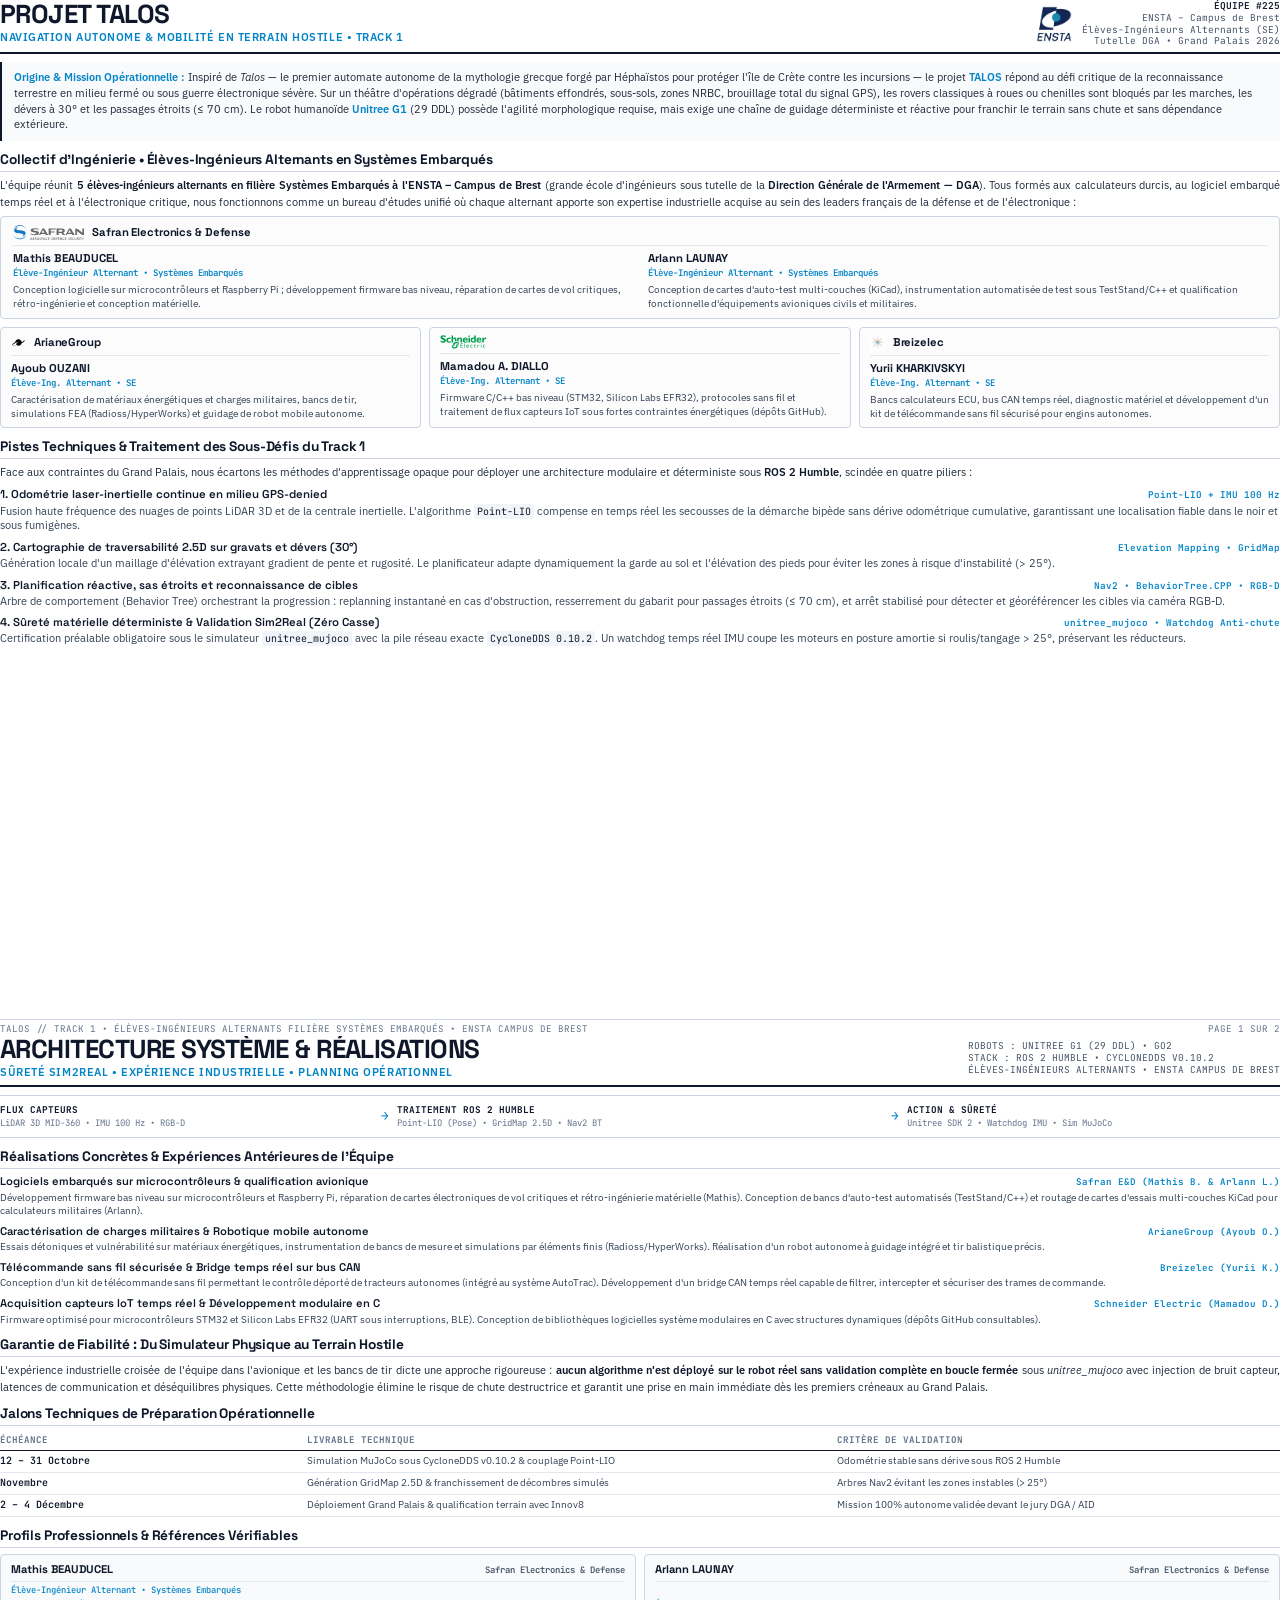
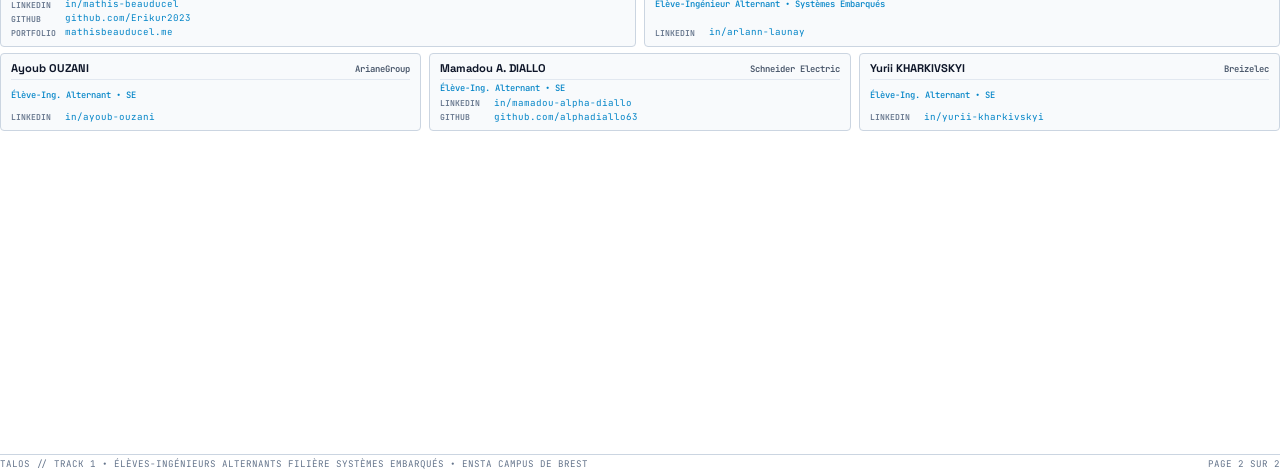
<file: Proposition_Projet/TALOS_Dossier_Hallmark_A4.html>
<!DOCTYPE html>
<html lang="fr">
<head>
<meta charset="UTF-8">
<title>Projet TALOS - Hackathon Robotique Défense 2026</title>
<style>
  @import url('https://fonts.googleapis.com/css2?family=IBM+Plex+Sans:ital,wght@0,300;0,400;0,500;0,600;0,700;1,400&family=JetBrains+Mono:wght@400;500;600&family=Space+Grotesk:wght@500;600;700&display=swap');

  @page {
    size: A4 portrait;
    margin: 11mm 15mm 10mm 15mm;
  }
  
  * {
    box-sizing: border-box;
    margin: 0;
    padding: 0;
  }
  
  body {
    font-family: 'IBM Plex Sans', -apple-system, BlinkMacSystemFont, sans-serif;
    color: #1e293b;
    background: #ffffff;
    font-size: 8.5pt;
    line-height: 1.40;
    -webkit-print-color-adjust: exact;
    print-color-adjust: exact;
  }
  
  .page {
    width: 100%;
    height: 274mm;
    max-height: 274mm;
    display: flex;
    flex-direction: column;
    justify-content: space-between;
    page-break-after: always;
    overflow: hidden;
  }
  
  .page:last-child {
    page-break-after: avoid;
  }

  /* Header */
  .masthead {
    border-bottom: 2px solid #0f172a;
    padding-bottom: 5px;
    margin-bottom: 8px;
    display: flex;
    justify-content: space-between;
    align-items: center;
  }

  .masthead-left {
    flex: 1;
  }

  .masthead-title {
    font-family: 'Space Grotesk', sans-serif;
    font-size: 19.5pt;
    font-weight: 700;
    letter-spacing: -0.02em;
    color: #0f172a;
    line-height: 1;
  }

  .masthead-sub {
    font-size: 8.3pt;
    font-weight: 600;
    color: #0284c7;
    text-transform: uppercase;
    letter-spacing: 0.05em;
    margin-top: 3px;
  }

  .masthead-right {
    display: flex;
    align-items: center;
    gap: 10px;
    text-align: right;
  }

  .masthead-ensta-logo {
    height: 38px;
    width: auto;
    object-fit: contain;
  }

  .masthead-meta {
    font-family: 'JetBrains Mono', monospace;
    font-size: 7.1pt;
    color: #475569;
    line-height: 1.25;
  }

  .masthead-meta strong {
    color: #0f172a;
  }

  /* Typography */
  h2 {
    font-family: 'Space Grotesk', sans-serif;
    font-size: 10.3pt;
    font-weight: 700;
    letter-spacing: -0.01em;
    color: #0f172a;
    margin-top: 9px;
    margin-bottom: 5px;
    padding-bottom: 2px;
    border-bottom: 0.5px solid #cbd5e1;
  }

  p {
    font-size: 8.6pt;
    line-height: 1.42;
    margin-bottom: 6px;
    text-align: justify;
    text-justify: inter-word;
  }

  strong {
    color: #0f172a;
    font-weight: 600;
  }

  .tech {
    font-family: 'JetBrains Mono', monospace;
    font-size: 7.5pt;
    color: #0f172a;
    background: #f1f5f9;
    padding: 1px 3px;
    border-radius: 2px;
  }

  /* Mission Concept Highlight */
  .concept-box {
    background: #f8fafc;
    border-left: 2.5px solid #0f172a;
    padding: 8px 12px;
    margin-bottom: 9px;
    font-size: 8.4pt;
    line-height: 1.40;
  }

  .concept-box strong {
    color: #0284c7;
  }

  /* Team Enterprise Section */
  .team-section {
    margin-bottom: 8px;
  }

  /* Safran Master Block (Mathis & Arlann together) */
  .safran-block {
    border: 0.5px solid #cbd5e1;
    border-radius: 4px;
    background: #fcfcfd;
    padding: 8px 12px;
    margin-bottom: 8px;
  }

  .company-header-clean {
    display: flex;
    align-items: center;
    gap: 8px;
    border-bottom: 0.5px solid #e2e8f0;
    padding-bottom: 4px;
    margin-bottom: 5px;
  }

  .logo-safran {
    height: 15px;
    width: auto;
    object-fit: contain;
  }

  .logo-schneider {
    height: 14px;
    width: auto;
    object-fit: contain;
  }

  .logo-square {
    height: 15px;
    width: 15px;
    object-fit: contain;
  }

  .company-brand-title {
    font-family: 'Space Grotesk', sans-serif;
    font-size: 8.5pt;
    font-weight: 700;
    color: #0f172a;
    letter-spacing: -0.01em;
  }

  .safran-members-grid {
    display: grid;
    grid-template-columns: 1fr 1fr;
    gap: 16px;
  }

  /* 3-Column Enterprise Grid (ArianeGroup, Schneider, Breizelec) */
  .peers-grid {
    display: grid;
    grid-template-columns: 1fr 1fr 1fr;
    gap: 8px;
    margin-bottom: 8px;
  }

  .peer-card {
    border: 0.5px solid #cbd5e1;
    border-radius: 4px;
    background: #fcfcfd;
    padding: 7px 10px;
    display: flex;
    flex-direction: column;
    justify-content: space-between;
  }

  .member-head {
    display: flex;
    flex-direction: column;
    margin-bottom: 2px;
  }

  .member-name {
    font-family: 'Space Grotesk', sans-serif;
    font-weight: 700;
    font-size: 8.5pt;
    color: #0f172a;
  }

  .member-role-tag {
    font-family: 'JetBrains Mono', monospace;
    font-size: 6.8pt;
    font-weight: 600;
    color: #0284c7;
    margin-bottom: 2px;
  }

  .member-bio {
    font-size: 7.7pt;
    color: #334155;
    line-height: 1.30;
  }

  /* Pillar Blocks */
  .pillar-list {
    margin-top: 5px;
  }

  .pillar {
    margin-bottom: 6px;
  }

  .pillar-head {
    display: flex;
    justify-content: space-between;
    align-items: baseline;
    margin-bottom: 1px;
  }

  .pillar-title {
    font-family: 'Space Grotesk', sans-serif;
    font-weight: 600;
    font-size: 8.6pt;
    color: #0f172a;
  }

  .pillar-stack {
    font-family: 'JetBrains Mono', monospace;
    font-size: 7.0pt;
    color: #0284c7;
    font-weight: 600;
  }

  .pillar-text {
    font-size: 8.1pt;
    color: #334155;
    line-height: 1.36;
  }

  /* Dataflow Row */
  .pipeline-bar {
    display: grid;
    grid-template-columns: 1fr auto 1.3fr auto 1fr;
    align-items: center;
    gap: 8px;
    padding: 7px 0;
    margin: 7px 0;
    border-top: 0.5px solid #cbd5e1;
    border-bottom: 0.5px solid #cbd5e1;
    font-family: 'JetBrains Mono', monospace;
    font-size: 7.1pt;
  }

  .pipeline-col-title {
    font-weight: 700;
    color: #0f172a;
    font-size: 7.0pt;
    text-transform: uppercase;
    margin-bottom: 1px;
  }

  .pipeline-col-sub {
    color: #64748b;
    font-size: 6.7pt;
  }

  .pipeline-arrow {
    color: #0284c7;
    font-size: 9.5pt;
    font-weight: bold;
  }

  /* Past Projects */
  .project-row {
    margin-bottom: 6px;
  }

  .project-row-head {
    display: flex;
    justify-content: space-between;
    align-items: baseline;
    margin-bottom: 1px;
  }

  .project-row-title {
    font-family: 'Space Grotesk', sans-serif;
    font-weight: 600;
    font-size: 8.4pt;
    color: #0f172a;
  }

  .project-row-lead {
    font-family: 'JetBrains Mono', monospace;
    font-size: 6.9pt;
    font-weight: 600;
    color: #0284c7;
  }

  .project-row-text {
    font-size: 7.8pt;
    color: #334155;
    line-height: 1.30;
  }

  /* Timeline Table */
  .roadmap {
    width: 100%;
    border-collapse: collapse;
    margin-top: 4px;
    margin-bottom: 6px;
    font-size: 7.5pt;
  }

  .roadmap th {
    text-align: left;
    font-family: 'JetBrains Mono', monospace;
    font-size: 6.9pt;
    color: #64748b;
    border-bottom: 1px solid #0f172a;
    padding: 3px 0;
    text-transform: uppercase;
  }

  .roadmap td {
    padding: 3.5px 0;
    border-bottom: 0.5px solid #e2e8f0;
    color: #334155;
  }

  .roadmap td.date {
    font-family: 'JetBrains Mono', monospace;
    font-weight: 600;
    color: #0f172a;
    width: 24%;
  }

  /* Professional References Directory Section */
  .references-container {
    margin-top: 6px;
  }

  .ref-grid-top {
    display: grid;
    grid-template-columns: 1fr 1fr;
    gap: 8px;
    margin-bottom: 6px;
  }

  .ref-grid-bottom {
    display: grid;
    grid-template-columns: 1fr 1fr 1fr;
    gap: 8px;
  }

  .ref-box {
    border: 0.5px solid #cbd5e1;
    border-radius: 4px;
    background: #f8fafc;
    padding: 7px 10px;
    display: flex;
    flex-direction: column;
    justify-content: space-between;
  }

  .ref-box-head {
    display: flex;
    justify-content: space-between;
    align-items: baseline;
    margin-bottom: 2px;
    border-bottom: 0.5px solid #e2e8f0;
    padding-bottom: 3px;
  }

  .ref-box-name {
    font-family: 'Space Grotesk', sans-serif;
    font-size: 8.4pt;
    font-weight: 700;
    color: #0f172a;
  }

  .ref-box-org {
    font-family: 'JetBrains Mono', monospace;
    font-size: 6.7pt;
    font-weight: 600;
    color: #475569;
  }

  .ref-box-role {
    font-family: 'JetBrains Mono', monospace;
    font-size: 6.6pt;
    color: #0284c7;
    margin-bottom: 3px;
    font-weight: 500;
  }

  .ref-links-list {
    display: flex;
    flex-direction: column;
    gap: 2.5px;
  }

  .ref-link-item {
    display: flex;
    align-items: center;
    gap: 4px;
    font-family: 'JetBrains Mono', monospace;
    font-size: 6.9pt;
    line-height: 1.25;
  }

  .ref-tag {
    color: #64748b;
    font-size: 6.1pt;
    font-weight: 600;
    text-transform: uppercase;
    min-width: 50px;
  }

  .ref-link-item a {
    color: #0284c7;
    text-decoration: none;
    word-break: break-all;
  }

  .ref-link-item a:hover {
    text-decoration: underline;
  }

  .ref-text-val {
    color: #334155;
  }

  /* Footer */
  .footer {
    border-top: 0.5px solid #cbd5e1;
    padding-top: 3px;
    display: flex;
    justify-content: space-between;
    font-family: 'JetBrains Mono', monospace;
    font-size: 6.9pt;
    color: #64748b;
  }
</style>
</head>
<body>

<!-- ================= PAGE 1 ================= -->
<div class="page">
  <div>
    <!-- Masthead avec logo ENSTA officiel -->
    <div class="masthead">
      <div class="masthead-left">
        <div class="masthead-title">PROJET TALOS</div>
        <div class="masthead-sub">Navigation Autonome &amp; Mobilit&eacute; en Terrain Hostile &bull; Track 1</div>
      </div>
      <div class="masthead-right">
        <img src="[data-uri]" class="masthead-ensta-logo" alt="ENSTA">
        <div class="masthead-meta">
          <strong>&Eacute;QUIPE #225</strong><br>
          ENSTA &ndash; Campus de Brest<br>
          &Eacute;l&egrave;ves-Ing&eacute;nieurs Alternants (SE)<br>
          Tutelle DGA &bull; Grand Palais 2026
        </div>
      </div>
    </div>

    <!-- Le Projet TALOS : Contexte & Problématique Opérationnelle -->
    <div class="concept-box">
      <strong>Origine &amp; Mission Op&eacute;rationnelle :</strong> Inspir&eacute; de <em>Talos</em> &mdash; le premier automate autonome de la mythologie grecque forg&eacute; par H&eacute;pha&iuml;stos pour prot&eacute;ger l'&icirc;le de Cr&egrave;te contre les incursions &mdash; le projet <strong>TALOS</strong> r&eacute;pond au d&eacute;fi critique de la reconnaissance terrestre en milieu ferm&eacute; ou sous guerre &eacute;lectronique s&eacute;v&egrave;re. Sur un th&eacute;&acirc;tre d'op&eacute;rations d&eacute;grad&eacute; (b&acirc;timents effondr&eacute;s, sous-sols, zones NRBC, brouillage total du signal GPS), les rovers classiques &agrave; roues ou chenilles sont bloqu&eacute;s par les marches, les d&eacute;vers &agrave; 30&deg; et les passages &eacute;troits (&le; 70 cm). Le robot humano&iuml;de <strong>Unitree G1</strong> (29 DDL) poss&egrave;de l'agilit&eacute; morphologique requise, mais exige une cha&icirc;ne de guidage d&eacute;terministe et r&eacute;active pour franchir le terrain sans chute et sans d&eacute;pendance ext&eacute;rieure.
    </div>

    <!-- Collectif d'Ingénierie & Motivation -->
    <h2>Collectif d'Ing&eacute;nierie &bull; &Eacute;l&egrave;ves-Ing&eacute;nieurs Alternants en Syst&egrave;mes Embarqu&eacute;s</h2>
    <p>
      L'&eacute;quipe r&eacute;unit <strong>5 &eacute;l&egrave;ves-ing&eacute;nieurs alternants en fili&egrave;re Syst&egrave;mes Embarqu&eacute;s &agrave; l'ENSTA &ndash; Campus de Brest</strong> (grande &eacute;cole d'ing&eacute;nieurs sous tutelle de la <strong>Direction G&eacute;n&eacute;rale de l'Armement &mdash; DGA</strong>). Tous form&eacute;s aux calculateurs durcis, au logiciel embarqu&eacute; temps r&eacute;el et &agrave; l'&eacute;lectronique critique, nous fonctionnons comme un bureau d'&eacute;tudes unifi&eacute; o&ugrave; chaque alternant apporte son expertise industrielle acquise au sein des leaders fran&ccedil;ais de la d&eacute;fense et de l'&eacute;lectronique :
    </p>

    <!-- PÔLE 1 : SAFRAN ELECTRONICS & DEFENSE (Mathis & Arlann réunis au même endroit) -->
    <div class="safran-block">
      <div class="company-header-clean">
        <img src="[data-uri]" class="logo-safran" alt="Safran">
        <span class="company-brand-title">Safran Electronics &amp; Defense</span>
      </div>
      <div class="safran-members-grid">
        <div>
          <div class="member-head">
            <span class="member-name">Mathis BEAUDUCEL</span>
            <span class="member-role-tag">&Eacute;l&egrave;ve-Ing&eacute;nieur Alternant &bull; Syst&egrave;mes Embarqu&eacute;s</span>
          </div>
          <div class="member-bio">Conception logicielle sur microcontr&ocirc;leurs et Raspberry Pi ; d&eacute;veloppement firmware bas niveau, r&eacute;paration de cartes de vol critiques, r&eacute;tro-ing&eacute;nierie et conception mat&eacute;rielle.</div>
        </div>
        <div>
          <div class="member-head">
            <span class="member-name">Arlann LAUNAY</span>
            <span class="member-role-tag">&Eacute;l&egrave;ve-Ing&eacute;nieur Alternant &bull; Syst&egrave;mes Embarqu&eacute;s</span>
          </div>
          <div class="member-bio">Conception de cartes d'auto-test multi-couches (KiCad), instrumentation automatis&eacute;e de test sous TestStand/C++ et qualification fonctionnelle d'&eacute;quipements avioniques civils et militaires.</div>
        </div>
      </div>
    </div>

    <!-- PÔLES 2, 3, 4 : ArianeGroup, Schneider Electric, Breizelec (Logos + Noms, Zéro tag inutile) -->
    <div class="peers-grid">
      <!-- ArianeGroup -->
      <div class="peer-card">
        <div>
          <div class="company-header-clean">
            <img src="[data-uri]" class="logo-square" alt="ArianeGroup">
            <span class="company-brand-title">ArianeGroup</span>
          </div>
          <div class="member-head">
            <span class="member-name">Ayoub OUZANI</span>
            <span class="member-role-tag">&Eacute;l&egrave;ve-Ing. Alternant &bull; SE</span>
          </div>
          <div class="member-bio">Caract&eacute;risation de mat&eacute;riaux &eacute;nerg&eacute;tiques et charges militaires, bancs de tir, simulations FEA (Radioss/HyperWorks) et guidage de robot mobile autonome.</div>
        </div>
      </div>

      <!-- Schneider Electric -->
      <div class="peer-card">
        <div>
          <div class="company-header-clean">
            <img src="[data-uri]" class="logo-schneider" alt="Schneider Electric">
          </div>
          <div class="member-head">
            <span class="member-name">Mamadou A. DIALLO</span>
            <span class="member-role-tag">&Eacute;l&egrave;ve-Ing. Alternant &bull; SE</span>
          </div>
          <div class="member-bio">Firmware C/C++ bas niveau (STM32, Silicon Labs EFR32), protocoles sans fil et traitement de flux capteurs IoT sous fortes contraintes &eacute;nerg&eacute;tiques (d&eacute;p&ocirc;ts GitHub).</div>
        </div>
      </div>

      <!-- Breizelec -->
      <div class="peer-card">
        <div>
          <div class="company-header-clean">
            <img src="[data-uri]" class="logo-square" alt="Breizelec">
            <span class="company-brand-title">Breizelec</span>
          </div>
          <div class="member-head">
            <span class="member-name">Yurii KHARKIVSKYI</span>
            <span class="member-role-tag">&Eacute;l&egrave;ve-Ing. Alternant &bull; SE</span>
          </div>
          <div class="member-bio">Bancs calculateurs ECU, bus CAN temps r&eacute;el, diagnostic mat&eacute;riel et d&eacute;veloppement d'un kit de t&eacute;l&eacute;commande sans fil s&eacute;curis&eacute; pour engins autonomes.</div>
        </div>
      </div>
    </div>

    <!-- Pistes de Solutions Techniques (Les 4 Piliers sur Page 1) -->
    <h2>Pistes Techniques &amp; Traitement des Sous-D&eacute;fis du Track 1</h2>
    <p>
      Face aux contraintes du Grand Palais, nous &eacute;cartons les m&eacute;thodes d'apprentissage opaque pour d&eacute;ployer une architecture modulaire et d&eacute;terministe sous <strong>ROS 2 Humble</strong>, scind&eacute;e en quatre piliers :
    </p>

    <div class="pillar-list">
      <div class="pillar">
        <div class="pillar-head">
          <span class="pillar-title">1. Odom&eacute;trie laser-inertielle continue en milieu GPS-denied</span>
          <span class="pillar-stack">Point-LIO + IMU 100 Hz</span>
        </div>
        <div class="pillar-text">
          Fusion haute fr&eacute;quence des nuages de points LiDAR 3D et de la centrale inertielle. L'algorithme <span class="tech">Point-LIO</span> compense en temps r&eacute;el les secousses de la d&eacute;marche bip&egrave;de sans d&eacute;rive odom&eacute;trique cumulative, garantissant une localisation fiable dans le noir et sous fumig&egrave;nes.
        </div>
      </div>

      <div class="pillar">
        <div class="pillar-head">
          <span class="pillar-title">2. Cartographie de traversabilit&eacute; 2.5D sur gravats et d&eacute;vers (30&deg;)</span>
          <span class="pillar-stack">Elevation Mapping &bull; GridMap</span>
        </div>
        <div class="pillar-text">
          G&eacute;n&eacute;ration locale d'un maillage d'&eacute;l&eacute;vation extrayant gradient de pente et rugosit&eacute;. Le planificateur adapte dynamiquement la garde au sol et l'&eacute;l&eacute;vation des pieds pour &eacute;viter les zones &agrave; risque d'instabilit&eacute; (&gt; 25&deg;).
        </div>
      </div>

      <div class="pillar">
        <div class="pillar-head">
          <span class="pillar-title">3. Planification r&eacute;active, sas &eacute;troits et reconnaissance de cibles</span>
          <span class="pillar-stack">Nav2 &bull; BehaviorTree.CPP &bull; RGB-D</span>
        </div>
        <div class="pillar-text">
          Arbre de comportement (Behavior Tree) orchestrant la progression : replanning instantan&eacute; en cas d'obstruction, resserrement du gabarit pour passages &eacute;troits (&le; 70 cm), et arr&ecirc;t stabilis&eacute; pour d&eacute;tecter et g&eacute;or&eacute;f&eacute;rencer les cibles via cam&eacute;ra RGB-D.
        </div>
      </div>

      <div class="pillar">
        <div class="pillar-head">
          <span class="pillar-title">4. S&ucirc;ret&eacute; mat&eacute;rielle d&eacute;terministe &amp; Validation Sim2Real (Z&eacute;ro Casse)</span>
          <span class="pillar-stack">unitree_mujoco &bull; Watchdog Anti-chute</span>
        </div>
        <div class="pillar-text">
          Certification pr&eacute;alable obligatoire sous le simulateur <span class="tech">unitree_mujoco</span> avec la pile r&eacute;seau exacte <span class="tech">CycloneDDS 0.10.2</span>. Un watchdog temps r&eacute;el IMU coupe les moteurs en posture amortie si roulis/tangage &gt; 25&deg;, pr&eacute;servant les r&eacute;ducteurs.
        </div>
      </div>
    </div>
  </div>

  <!-- Folio Page 1 -->
  <div class="footer">
    <span>TALOS // TRACK 1 &bull; &Eacute;L&Egrave;VES-ING&Eacute;NIEURS ALTERNANTS FILI&Egrave;RE SYST&Egrave;MES EMBARQU&Eacute;S &bull; ENSTA CAMPUS DE BREST</span>
    <span>PAGE 1 SUR 2</span>
  </div>
</div>

<!-- ================= PAGE 2 ================= -->
<div class="page">
  <div>
    <!-- Top Header Page 2 -->
    <div class="masthead">
      <div>
        <div class="masthead-title">ARCHITECTURE SYST&Egrave;ME &amp; R&Eacute;ALISATIONS</div>
        <div class="masthead-sub">S&ucirc;ret&eacute; Sim2Real &bull; Exp&eacute;rience Industrielle &bull; Planning Op&eacute;rationnel</div>
      </div>
      <div class="masthead-meta">
        ROBOTS : UNITREE G1 (29 DDL) &bull; GO2<br>
        STACK : ROS 2 HUMBLE &bull; CYCLONEDDS V0.10.2<br>
        &Eacute;L&Egrave;VES-ING&Eacute;NIEURS ALTERNANTS &bull; ENSTA CAMPUS DE BREST
      </div>
    </div>

    <!-- Pipeline Dataflow -->
    <div class="pipeline-bar">
      <div>
        <div class="pipeline-col-title">Flux Capteurs</div>
        <div class="pipeline-col-sub">LiDAR 3D MID-360 &bull; IMU 100 Hz &bull; RGB-D</div>
      </div>
      <div class="pipeline-arrow">&rarr;</div>
      <div>
        <div class="pipeline-col-title">Traitement ROS 2 Humble</div>
        <div class="pipeline-col-sub">Point-LIO (Pose) &bull; GridMap 2.5D &bull; Nav2 BT</div>
      </div>
      <div class="pipeline-arrow">&rarr;</div>
      <div>
        <div class="pipeline-col-title">Action &amp; S&ucirc;ret&eacute;</div>
        <div class="pipeline-col-sub">Unitree SDK 2 &bull; Watchdog IMU &bull; Sim MuJoCo</div>
      </div>
    </div>

    <!-- Réalisations Industrielles & Antécédents -->
    <h2>R&eacute;alisations Concr&egrave;tes &amp; Exp&eacute;riences Ant&eacute;rieures de l'&Eacute;quipe</h2>
    
    <div class="project-row">
      <div class="project-row-head">
        <span class="project-row-title">Logiciels embarqu&eacute;s sur microcontr&ocirc;leurs &amp; qualification avionique</span>
        <span class="project-row-lead">Safran E&amp;D (Mathis B. &amp; Arlann L.)</span>
      </div>
      <div class="project-row-text">
        D&eacute;veloppement firmware bas niveau sur microcontr&ocirc;leurs et Raspberry Pi, r&eacute;paration de cartes &eacute;lectroniques de vol critiques et r&eacute;tro-ing&eacute;nierie mat&eacute;rielle (Mathis). Conception de bancs d'auto-test automatis&eacute;s (TestStand/C++) et routage de cartes d'essais multi-couches KiCad pour calculateurs militaires (Arlann).
      </div>
    </div>

    <div class="project-row">
      <div class="project-row-head">
        <span class="project-row-title">Caract&eacute;risation de charges militaires &amp; Robotique mobile autonome</span>
        <span class="project-row-lead">ArianeGroup (Ayoub O.)</span>
      </div>
      <div class="project-row-text">
        Essais d&eacute;toniques et vuln&eacute;rabilit&eacute; sur mat&eacute;riaux &eacute;nerg&eacute;tiques, instrumentation de bancs de mesure et simulations par &eacute;l&eacute;ments finis (Radioss/HyperWorks). R&eacute;alisation d'un robot autonome &agrave; guidage int&eacute;gr&eacute; et tir balistique pr&eacute;cis.
      </div>
    </div>

    <div class="project-row">
      <div class="project-row-head">
        <span class="project-row-title">T&eacute;l&eacute;commande sans fil s&eacute;curis&eacute;e &amp; Bridge temps r&eacute;el sur bus CAN</span>
        <span class="project-row-lead">Breizelec (Yurii K.)</span>
      </div>
      <div class="project-row-text">
        Conception d'un kit de t&eacute;l&eacute;commande sans fil permettant le contr&ocirc;le d&eacute;port&eacute; de tracteurs autonomes (int&eacute;gr&eacute; au syst&egrave;me AutoTrac). D&eacute;veloppement d'un bridge CAN temps r&eacute;el capable de filtrer, intercepter et s&eacute;curiser des trames de commande.
      </div>
    </div>

    <div class="project-row">
      <div class="project-row-head">
        <span class="project-row-title">Acquisition capteurs IoT temps r&eacute;el &amp; D&eacute;veloppement modulaire en C</span>
        <span class="project-row-lead">Schneider Electric (Mamadou D.)</span>
      </div>
      <div class="project-row-text">
        Firmware optimis&eacute; pour microcontr&ocirc;leurs STM32 et Silicon Labs EFR32 (UART sous interruptions, BLE). Conception de biblioth&egrave;ques logicielles syst&egrave;me modulaires en C avec structures dynamiques (d&eacute;p&ocirc;ts GitHub consultables).
      </div>
    </div>

    <!-- Approche Méthodologique & Sûreté Opérationnelle -->
    <h2>Garantie de Fiabilit&eacute; : Du Simulateur Physique au Terrain Hostile</h2>
    <p>
      L'exp&eacute;rience industrielle crois&eacute;e de l'&eacute;quipe dans l'avionique et les bancs de tir dicte une approche rigoureuse : <strong>aucun algorithme n'est d&eacute;ploy&eacute; sur le robot r&eacute;el sans validation compl&egrave;te en boucle ferm&eacute;e</strong> sous <em>unitree_mujoco</em> avec injection de bruit capteur, latences de communication et d&eacute;s&eacute;quilibres physiques. Cette m&eacute;thodologie &eacute;limine le risque de chute destructrice et garantit une prise en main imm&eacute;diate d&egrave;s les premiers cr&eacute;neaux au Grand Palais.
    </p>

    <!-- Roadmap Préparation Hackathon -->
    <h2>Jalons Techniques de Pr&eacute;paration Op&eacute;rationnelle</h2>
    <table class="roadmap">
      <thead>
        <tr>
          <th>&Eacute;CH&Eacute;ANCE</th>
          <th>LIVRABLE TECHNIQUE</th>
          <th>CRIT&Egrave;RE DE VALIDATION</th>
        </tr>
      </thead>
      <tbody>
        <tr>
          <td class="date">12 &ndash; 31 Octobre</td>
          <td>Simulation MuJoCo sous CycloneDDS v0.10.2 &amp; couplage Point-LIO</td>
          <td>Odom&eacute;trie stable sans d&eacute;rive sous ROS 2 Humble</td>
        </tr>
        <tr>
          <td class="date">Novembre</td>
          <td>G&eacute;n&eacute;ration GridMap 2.5D &amp; franchissement de d&eacute;combres simul&eacute;s</td>
          <td>Arbres Nav2 &eacute;vitant les zones instables (&gt; 25&deg;)</td>
        </tr>
        <tr>
          <td class="date">2 &ndash; 4 D&eacute;cembre</td>
          <td>D&eacute;ploiement Grand Palais &amp; qualification terrain avec Innov8</td>
          <td>Mission 100% autonome valid&eacute;e devant le jury DGA / AID</td>
        </tr>
      </tbody>
    </table>

    <!-- Références Vérifiables & Profils Professionnels -->
    <h2>Profils Professionnels &amp; R&eacute;f&eacute;rences V&eacute;rifiables</h2>
    <div class="references-container">
      <!-- Rangée 1 : Safran Electronics & Defense (Mathis & Arlann) -->
      <div class="ref-grid-top">
        <div class="ref-box">
          <div class="ref-box-head">
            <span class="ref-box-name">Mathis BEAUDUCEL</span>
            <span class="ref-box-org">Safran Electronics &amp; Defense</span>
          </div>
          <div class="ref-box-role">&Eacute;l&egrave;ve-Ing&eacute;nieur Alternant &bull; Syst&egrave;mes Embarqu&eacute;s</div>
          <div class="ref-links-list">
            <div class="ref-link-item"><span class="ref-tag">LINKEDIN</span><a href="https://www.linkedin.com/in/mathis-beauducel-6078b9207/" target="_blank">in/mathis-beauducel</a></div>
            <div class="ref-link-item"><span class="ref-tag">GITHUB</span><a href="https://github.com/Erikur2023" target="_blank">github.com/Erikur2023</a></div>
            <div class="ref-link-item"><span class="ref-tag">PORTFOLIO</span><a href="https://mathisbeauducel.me" target="_blank">mathisbeauducel.me</a></div>
          </div>
        </div>

        <div class="ref-box">
          <div class="ref-box-head">
            <span class="ref-box-name">Arlann LAUNAY</span>
            <span class="ref-box-org">Safran Electronics &amp; Defense</span>
          </div>
          <div class="ref-box-role">&Eacute;l&egrave;ve-Ing&eacute;nieur Alternant &bull; Syst&egrave;mes Embarqu&eacute;s</div>
          <div class="ref-links-list">
            <div class="ref-link-item"><span class="ref-tag">LINKEDIN</span><a href="https://www.linkedin.com/in/arlann-launay-5aa850252/" target="_blank">in/arlann-launay</a></div>
          </div>
        </div>
      </div>

      <!-- Rangée 2 : ArianeGroup, Schneider Electric, Breizelec -->
      <div class="ref-grid-bottom">
        <div class="ref-box">
          <div class="ref-box-head">
            <span class="ref-box-name">Ayoub OUZANI</span>
            <span class="ref-box-org">ArianeGroup</span>
          </div>
          <div class="ref-box-role">&Eacute;l&egrave;ve-Ing. Alternant &bull; SE</div>
          <div class="ref-links-list">
            <div class="ref-link-item"><span class="ref-tag">LINKEDIN</span><a href="https://www.linkedin.com/in/ayoub-ouzani-290a71365/" target="_blank">in/ayoub-ouzani</a></div>
          </div>
        </div>

        <div class="ref-box">
          <div class="ref-box-head">
            <span class="ref-box-name">Mamadou A. DIALLO</span>
            <span class="ref-box-org">Schneider Electric</span>
          </div>
          <div class="ref-box-role">&Eacute;l&egrave;ve-Ing. Alternant &bull; SE</div>
          <div class="ref-links-list">
            <div class="ref-link-item"><span class="ref-tag">LINKEDIN</span><a href="https://www.linkedin.com/in/mamadou-alpha-diallo-2578b2222/" target="_blank">in/mamadou-alpha-diallo</a></div>
            <div class="ref-link-item"><span class="ref-tag">GITHUB</span><a href="https://github.com/alphadiallo63" target="_blank">github.com/alphadiallo63</a></div>
          </div>
        </div>

        <div class="ref-box">
          <div class="ref-box-head">
            <span class="ref-box-name">Yurii KHARKIVSKYI</span>
            <span class="ref-box-org">Breizelec</span>
          </div>
          <div class="ref-box-role">&Eacute;l&egrave;ve-Ing. Alternant &bull; SE</div>
          <div class="ref-links-list">
            <div class="ref-link-item"><span class="ref-tag">LINKEDIN</span><a href="https://www.linkedin.com/in/yurii-kharkivskyi/" target="_blank">in/yurii-kharkivskyi</a></div>
          </div>
        </div>
      </div>
    </div>

  </div>

  <!-- Folio Page 2 -->
  <div class="footer">
    <span>TALOS // TRACK 1 &bull; &Eacute;L&Egrave;VES-ING&Eacute;NIEURS ALTERNANTS FILI&Egrave;RE SYST&Egrave;MES EMBARQU&Eacute;S &bull; ENSTA CAMPUS DE BREST</span>
    <span>PAGE 2 SUR 2</span>
  </div>
</div>

</body>
</html>
</file>
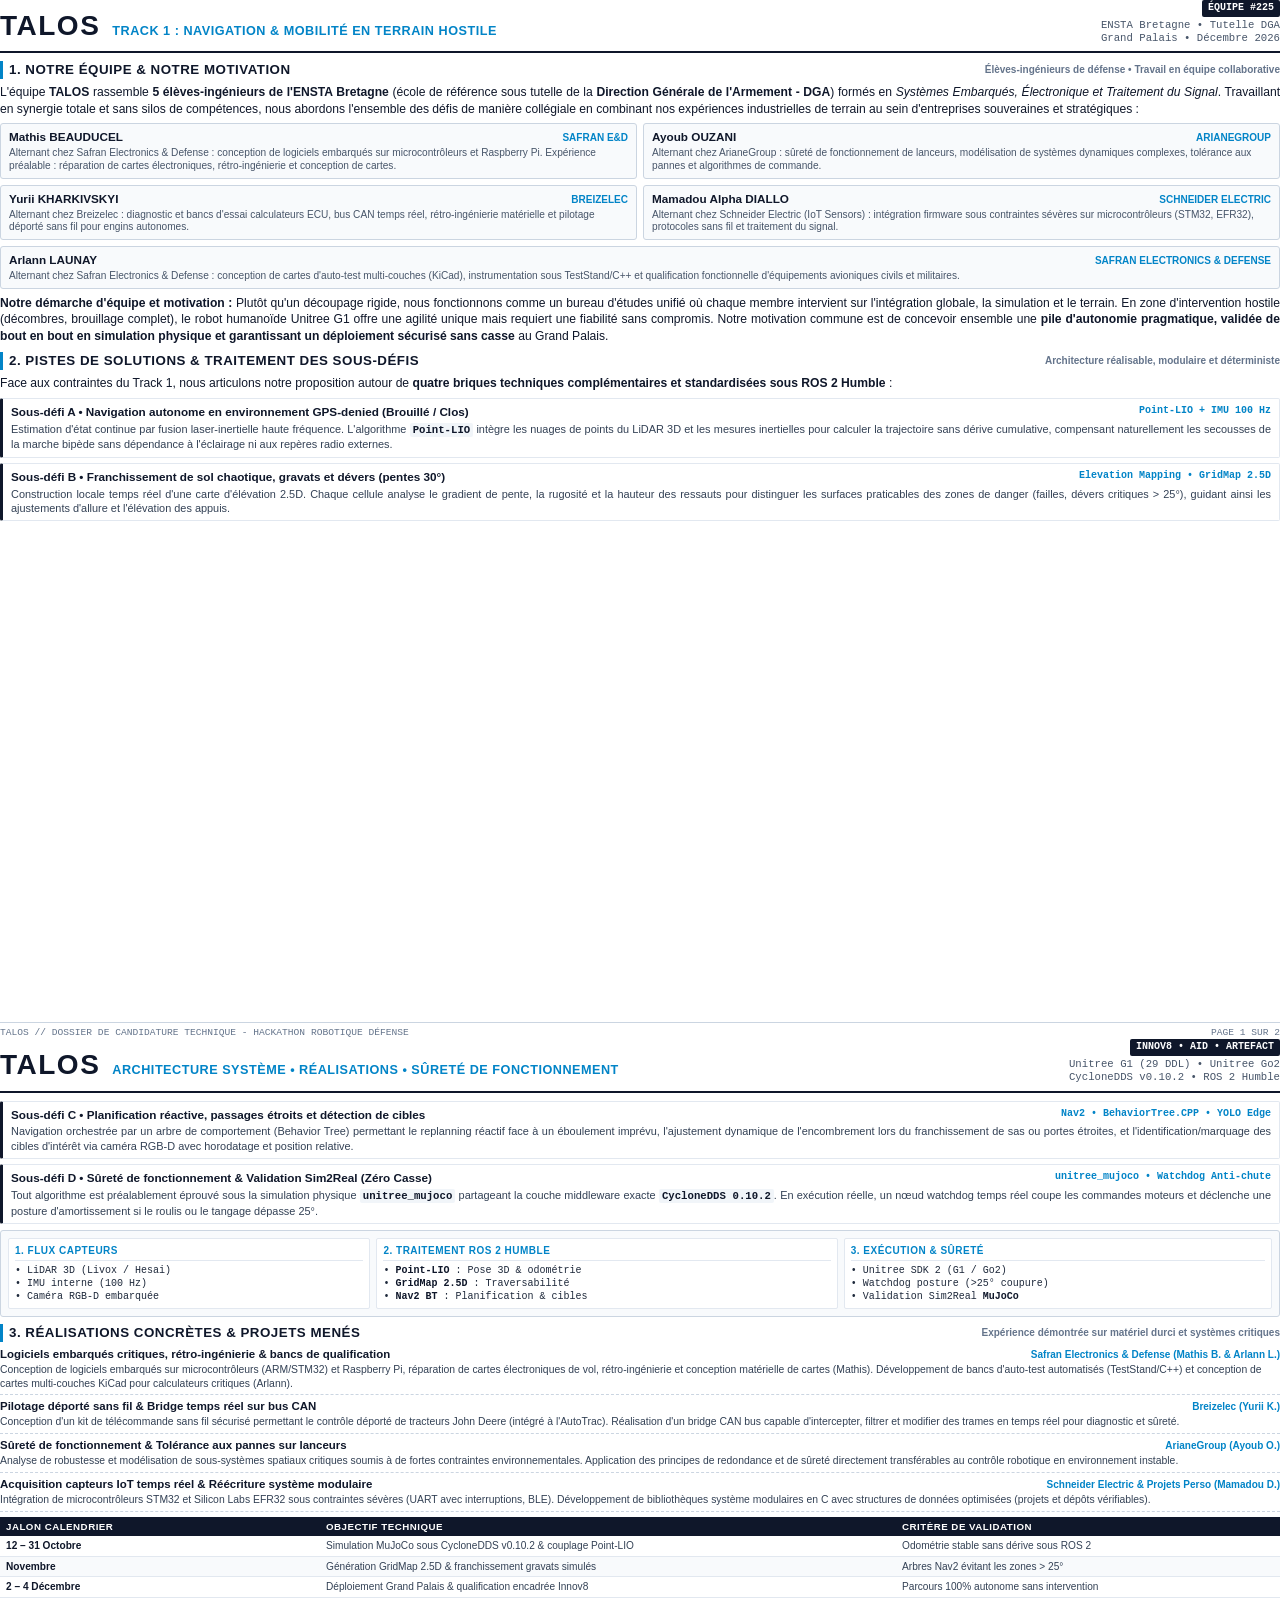
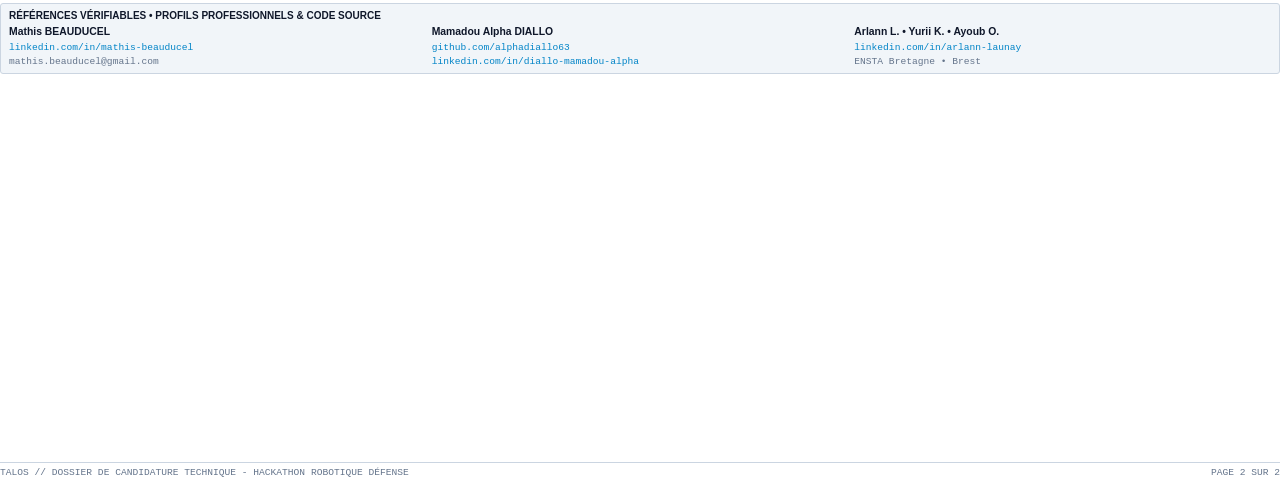
<file: Proposition_Projet/_anciens_brouillons/TALOS_Dossier_Candidature_A4.html>
<!DOCTYPE html>
<html lang="fr">
<head>
<meta charset="UTF-8">
<title>TALOS - Dossier de Candidature - Hackathon Robotique Défense</title>
<style>
  @page {
    size: A4 portrait;
    margin: 11mm 13mm 11mm 13mm;
  }
  
  * {
    box-sizing: border-box;
    margin: 0;
    padding: 0;
  }
  
  body {
    font-family: -apple-system, BlinkMacSystemFont, "Segoe UI", Roboto, "Helvetica Neue", Arial, sans-serif;
    color: #0f172a;
    background: #ffffff;
    font-size: 9.1pt;
    line-height: 1.36;
    -webkit-print-color-adjust: exact;
    print-color-adjust: exact;
  }
  
  .page {
    width: 100%;
    height: 275mm;
    max-height: 275mm;
    display: flex;
    flex-direction: column;
    justify-content: space-between;
    page-break-after: always;
    overflow: hidden;
  }
  
  .page:last-child {
    page-break-after: avoid;
  }

  /* Header */
  .header {
    border-bottom: 2px solid #0f172a;
    padding-bottom: 6px;
    margin-bottom: 8px;
    display: flex;
    justify-content: space-between;
    align-items: flex-end;
  }
  
  .header-left {
    display: flex;
    align-items: baseline;
    gap: 12px;
  }
  
  .header-title {
    font-size: 21pt;
    font-weight: 900;
    letter-spacing: 1.5px;
    color: #0f172a;
  }
  
  .header-subtitle {
    font-size: 9.5pt;
    font-weight: 700;
    color: #0284c7;
    text-transform: uppercase;
    letter-spacing: 0.5px;
  }
  
  .header-meta {
    text-align: right;
    font-size: 8pt;
    color: #475569;
    font-family: ui-monospace, SFMono-Regular, Menlo, monospace;
    line-height: 1.25;
  }
  
  .header-badge {
    display: inline-block;
    background: #0f172a;
    color: #ffffff;
    padding: 2px 6px;
    font-weight: 700;
    font-size: 7.5pt;
    border-radius: 2px;
    margin-bottom: 2px;
  }

  /* Typography & Sections */
  h2 {
    font-size: 10pt;
    font-weight: 800;
    text-transform: uppercase;
    letter-spacing: 0.5px;
    color: #0f172a;
    border-left: 3.5px solid #0284c7;
    padding-left: 6px;
    margin-top: 7px;
    margin-bottom: 5px;
    display: flex;
    align-items: center;
    justify-content: space-between;
  }
  
  h2 .tag {
    font-size: 7.5pt;
    font-weight: 600;
    color: #64748b;
    text-transform: none;
    letter-spacing: 0;
  }
  
  p {
    margin-bottom: 6px;
    text-align: justify;
  }
  
  strong {
    color: #0f172a;
    font-weight: 700;
  }
  
  code, .mono {
    font-family: ui-monospace, SFMono-Regular, Menlo, monospace;
    font-size: 8pt;
    background: #f1f5f9;
    padding: 1px 3px;
    border-radius: 2px;
    color: #0f172a;
    font-weight: 600;
  }

  /* Team Grid */
  .team-grid {
    display: grid;
    grid-template-columns: 1fr 1fr;
    gap: 6px;
    margin-bottom: 6px;
  }
  
  .member-card {
    border: 1px solid #cbd5e1;
    border-radius: 3px;
    padding: 5px 8px;
    background: #f8fafc;
  }
  
  .member-header {
    display: flex;
    justify-content: space-between;
    align-items: baseline;
    margin-bottom: 2px;
  }
  
  .member-name {
    font-weight: 800;
    font-size: 8.8pt;
    color: #0f172a;
  }
  
  .member-company {
    font-size: 7.5pt;
    font-weight: 700;
    color: #0284c7;
    text-transform: uppercase;
  }
  
  .member-desc {
    font-size: 7.6pt;
    color: #475569;
    line-height: 1.25;
  }

  /* Solutions / Pillars */
  .subdefi-box {
    border: 1px solid #e2e8f0;
    border-left: 3px solid #0f172a;
    border-radius: 2px;
    padding: 5px 8px;
    margin-bottom: 5px;
    background: #ffffff;
  }
  
  .subdefi-title {
    font-size: 8.8pt;
    font-weight: 800;
    color: #0f172a;
    margin-bottom: 2px;
    display: flex;
    justify-content: space-between;
  }
  
  .subdefi-stack {
    font-family: ui-monospace, SFMono-Regular, Menlo, monospace;
    font-size: 7.5pt;
    color: #0284c7;
    font-weight: 600;
  }
  
  .subdefi-desc {
    font-size: 8.2pt;
    color: #334155;
    line-height: 1.3;
    margin-bottom: 0;
  }

  /* Architecture Flow Diagram */
  .arch-diagram {
    display: grid;
    grid-template-columns: 1.1fr 1.4fr 1.3fr;
    gap: 6px;
    background: #f8fafc;
    border: 1px solid #cbd5e1;
    border-radius: 3px;
    padding: 7px;
    margin: 6px 0;
  }

  .arch-col {
    background: #ffffff;
    border: 1px solid #e2e8f0;
    border-radius: 2px;
    padding: 5px 6px;
  }

  .arch-col-title {
    font-size: 7.5pt;
    font-weight: 800;
    color: #0284c7;
    text-transform: uppercase;
    letter-spacing: 0.5px;
    margin-bottom: 3px;
    border-bottom: 1px solid #e2e8f0;
    padding-bottom: 2px;
  }

  .arch-item {
    font-size: 7.5pt;
    font-family: ui-monospace, Menlo, monospace;
    color: #1e293b;
    line-height: 1.3;
  }

  /* Projects List */
  .project-item {
    border-bottom: 1px dashed #cbd5e1;
    padding-bottom: 4px;
    margin-bottom: 4px;
  }
  
  .project-item:last-child {
    border-bottom: none;
    margin-bottom: 0;
    padding-bottom: 0;
  }
  
  .project-head {
    display: flex;
    justify-content: space-between;
    align-items: baseline;
    margin-bottom: 1px;
  }
  
  .project-title {
    font-weight: 800;
    font-size: 8.6pt;
    color: #0f172a;
  }
  
  .project-org {
    font-size: 7.5pt;
    font-weight: 700;
    color: #0284c7;
  }
  
  .project-body {
    font-size: 7.8pt;
    color: #334155;
    line-height: 1.28;
  }

  /* Table Roadmap */
  .roadmap-table {
    width: 100%;
    border-collapse: collapse;
    margin-top: 5px;
    margin-bottom: 5px;
    font-size: 7.6pt;
  }

  .roadmap-table th {
    background: #0f172a;
    color: #ffffff;
    text-align: left;
    padding: 3px 6px;
    font-weight: 700;
    font-size: 7.3pt;
    letter-spacing: 0.5px;
  }

  .roadmap-table td {
    padding: 3px 6px;
    border-bottom: 1px solid #e2e8f0;
    color: #334155;
  }

  .roadmap-table tr:nth-child(even) td {
    background: #f8fafc;
  }

  /* Verification Table / Links */
  .links-box {
    background: #f1f5f9;
    border: 1px solid #cbd5e1;
    border-radius: 3px;
    padding: 5px 8px;
    margin-top: 5px;
  }
  
  .links-grid {
    display: grid;
    grid-template-columns: repeat(3, 1fr);
    gap: 6px;
    font-size: 7.5pt;
  }
  
  .link-col strong {
    display: block;
    font-size: 7.8pt;
    color: #0f172a;
    margin-bottom: 1px;
  }
  
  .link-col a, .link-col span {
    color: #0284c7;
    text-decoration: none;
    font-family: ui-monospace, Menlo, monospace;
    font-size: 7.2pt;
  }

  /* Footer */
  .footer {
    border-top: 1px solid #cbd5e1;
    padding-top: 3px;
    display: flex;
    justify-content: space-between;
    font-size: 7.2pt;
    color: #64748b;
    font-family: ui-monospace, SFMono-Regular, Menlo, monospace;
  }
</style>
</head>
<body>

<!-- ================= PAGE 1 ================= -->
<div class="page">
  <div>
    <!-- Header -->
    <div class="header">
      <div class="header-left">
        <span class="header-title">TALOS</span>
        <span class="header-subtitle">Track 1 : Navigation &amp; Mobilité en Terrain Hostile</span>
      </div>
      <div class="header-meta">
        <span class="header-badge">ÉQUIPE #225</span><br>
        ENSTA Bretagne &bull; Tutelle DGA<br>
        Grand Palais &bull; Décembre 2026
      </div>
    </div>

    <!-- Section 1 : Équipe & Motivation -->
    <h2>1. Notre Équipe &amp; Notre Motivation <span class="tag">Élèves-ingénieurs de défense &bull; Travail en équipe collaborative</span></h2>
    <p>
      L'équipe <strong>TALOS</strong> rassemble <strong>5 élèves-ingénieurs de l'ENSTA Bretagne</strong> (école de référence sous tutelle de la <strong>Direction Générale de l'Armement - DGA</strong>) formés en <em>Systèmes Embarqués, Électronique et Traitement du Signal</em>. Travaillant en synergie totale et sans silos de compétences, nous abordons l'ensemble des défis de manière collégiale en combinant nos expériences industrielles de terrain au sein d'entreprises souveraines et stratégiques :
    </p>

    <!-- Grille des membres (sans attribution de rôles individuels rigides) -->
    <div class="team-grid">
      <div class="member-card">
        <div class="member-header">
          <span class="member-name">Mathis BEAUDUCEL</span>
          <span class="member-company">Safran E&amp;D</span>
        </div>
        <div class="member-desc">Alternant chez Safran Electronics &amp; Defense : conception de logiciels embarqu&eacute;s sur microcontr&ocirc;leurs et Raspberry Pi. Exp&eacute;rience pr&eacute;alable : r&eacute;paration de cartes &eacute;lectroniques, r&eacute;tro-ing&eacute;nierie et conception de cartes.</div>
      </div>

      <div class="member-card">
        <div class="member-header">
          <span class="member-name">Ayoub OUZANI</span>
          <span class="member-company">ArianeGroup</span>
        </div>
        <div class="member-desc">Alternant chez ArianeGroup : sûreté de fonctionnement de lanceurs, modélisation de systèmes dynamiques complexes, tolérance aux pannes et algorithmes de commande.</div>
      </div>

      <div class="member-card">
        <div class="member-header">
          <span class="member-name">Yurii KHARKIVSKYI</span>
          <span class="member-company">Breizelec</span>
        </div>
        <div class="member-desc">Alternant chez Breizelec : diagnostic et bancs d'essai calculateurs ECU, bus CAN temps réel, rétro-ingénierie matérielle et pilotage déporté sans fil pour engins autonomes.</div>
      </div>

      <div class="member-card">
        <div class="member-header">
          <span class="member-name">Mamadou Alpha DIALLO</span>
          <span class="member-company">Schneider Electric</span>
        </div>
        <div class="member-desc">Alternant chez Schneider Electric (IoT Sensors) : intégration firmware sous contraintes sévères sur microcontrôleurs (STM32, EFR32), protocoles sans fil et traitement du signal.</div>
      </div>
    </div>
    
    <div class="member-card" style="margin-bottom: 6px;">
      <div class="member-header">
        <span class="member-name">Arlann LAUNAY</span>
        <span class="member-company">Safran Electronics &amp; Defense</span>
      </div>
      <div class="member-desc">Alternant chez Safran Electronics &amp; Defense : conception de cartes d'auto-test multi-couches (KiCad), instrumentation sous TestStand/C++ et qualification fonctionnelle d'équipements avioniques civils et militaires.</div>
    </div>

    <p style="margin-bottom: 8px;">
      <strong>Notre démarche d'équipe et motivation :</strong> Plutôt qu'un découpage rigide, nous fonctionnons comme un bureau d'études unifié où chaque membre intervient sur l'intégration globale, la simulation et le terrain. En zone d'intervention hostile (décombres, brouillage complet), le robot humanoïde Unitree G1 offre une agilité unique mais requiert une fiabilité sans compromis. Notre motivation commune est de concevoir ensemble une <strong>pile d'autonomie pragmatique, validée de bout en bout en simulation physique et garantissant un déploiement sécurisé sans casse</strong> au Grand Palais.
    </p>

    <!-- Section 2 : Pistes de solutions -->
    <h2>2. Pistes de Solutions &amp; Traitement des Sous-Défis <span class="tag">Architecture réalisable, modulaire et déterministe</span></h2>
    <p>
      Face aux contraintes du Track 1, nous articulons notre proposition autour de <strong>quatre briques techniques complémentaires et standardisées sous ROS 2 Humble</strong> :
    </p>

    <!-- Sous-défi 1 -->
    <div class="subdefi-box">
      <div class="subdefi-title">
        <span>Sous-défi A &bull; Navigation autonome en environnement GPS-denied (Brouillé / Clos)</span>
        <span class="subdefi-stack">Point-LIO + IMU 100 Hz</span>
      </div>
      <p class="subdefi-desc">
        Estimation d'état continue par fusion laser-inertielle haute fréquence. L'algorithme <code>Point-LIO</code> intègre les nuages de points du LiDAR 3D et les mesures inertielles pour calculer la trajectoire sans dérive cumulative, compensant naturellement les secousses de la marche bipède sans dépendance à l'éclairage ni aux repères radio externes.
      </p>
    </div>

    <!-- Sous-défi 2 -->
    <div class="subdefi-box">
      <div class="subdefi-title">
        <span>Sous-défi B &bull; Franchissement de sol chaotique, gravats et dévers (pentes 30&deg;)</span>
        <span class="subdefi-stack">Elevation Mapping &bull; GridMap 2.5D</span>
      </div>
      <p class="subdefi-desc">
        Construction locale temps réel d'une carte d'élévation 2.5D. Chaque cellule analyse le gradient de pente, la rugosité et la hauteur des ressauts pour distinguer les surfaces praticables des zones de danger (failles, dévers critiques &gt; 25&deg;), guidant ainsi les ajustements d'allure et l'élévation des appuis.
      </p>
    </div>
  </div>

  <!-- Footer Page 1 -->
  <div class="footer">
    <span>TALOS // DOSSIER DE CANDIDATURE TECHNIQUE - HACKATHON ROBOTIQUE DÉFENSE</span>
    <span>PAGE 1 SUR 2</span>
  </div>
</div>

<!-- ================= PAGE 2 ================= -->
<div class="page">
  <div>
    <!-- Header Page 2 -->
    <div class="header">
      <div class="header-left">
        <span class="header-title">TALOS</span>
        <span class="header-subtitle">Architecture Système &bull; Réalisations &bull; Sûreté de Fonctionnement</span>
      </div>
      <div class="header-meta">
        <span class="header-badge">INNOV8 &bull; AID &bull; ARTEFACT</span><br>
        Unitree G1 (29 DDL) &bull; Unitree Go2<br>
        CycloneDDS v0.10.2 &bull; ROS 2 Humble
      </div>
    </div>

    <!-- Suite Solutions -->
    <!-- Sous-défi 3 -->
    <div class="subdefi-box">
      <div class="subdefi-title">
        <span>Sous-défi C &bull; Planification réactive, passages étroits et détection de cibles</span>
        <span class="subdefi-stack">Nav2 &bull; BehaviorTree.CPP &bull; YOLO Edge</span>
      </div>
      <p class="subdefi-desc">
        Navigation orchestrée par un arbre de comportement (Behavior Tree) permettant le replanning réactif face à un éboulement imprévu, l'ajustement dynamique de l'encombrement lors du franchissement de sas ou portes étroites, et l'identification/marquage des cibles d'intérêt via caméra RGB-D avec horodatage et position relative.
      </p>
    </div>

    <!-- Sous-défi 4 -->
    <div class="subdefi-box">
      <div class="subdefi-title">
        <span>Sous-défi D &bull; Sûreté de fonctionnement &amp; Validation Sim2Real (Zéro Casse)</span>
        <span class="subdefi-stack">unitree_mujoco &bull; Watchdog Anti-chute</span>
      </div>
      <p class="subdefi-desc">
        Tout algorithme est préalablement éprouvé sous la simulation physique <code>unitree_mujoco</code> partageant la couche middleware exacte <code>CycloneDDS 0.10.2</code>. En exécution réelle, un nœud watchdog temps réel coupe les commandes moteurs et déclenche une posture d'amortissement si le roulis ou le tangage dépasse 25&deg;.
      </p>
    </div>

    <!-- Architecture Flow Diagram -->
    <div class="arch-diagram">
      <div class="arch-col">
        <div class="arch-col-title">1. Flux Capteurs</div>
        <div class="arch-item">&bull; LiDAR 3D (Livox / Hesai)</div>
        <div class="arch-item">&bull; IMU interne (100 Hz)</div>
        <div class="arch-item">&bull; Cam&eacute;ra RGB-D embarqu&eacute;e</div>
      </div>
      <div class="arch-col">
        <div class="arch-col-title">2. Traitement ROS 2 Humble</div>
        <div class="arch-item">&bull; <strong>Point-LIO</strong> : Pose 3D &amp; odom&eacute;trie</div>
        <div class="arch-item">&bull; <strong>GridMap 2.5D</strong> : Traversabilit&eacute;</div>
        <div class="arch-item">&bull; <strong>Nav2 BT</strong> : Planification &amp; cibles</div>
      </div>
      <div class="arch-col">
        <div class="arch-col-title">3. Ex&eacute;cution &amp; S&ucirc;ret&eacute;</div>
        <div class="arch-item">&bull; Unitree SDK 2 (G1 / Go2)</div>
        <div class="arch-item">&bull; Watchdog posture (&gt;25&deg; coupure)</div>
        <div class="arch-item">&bull; Validation Sim2Real <strong>MuJoCo</strong></div>
      </div>
    </div>

    <!-- Section 3 : Accomplissements concrets -->
    <h2>3. Réalisations Concrètes &amp; Projets Menés <span class="tag">Expérience démontrée sur matériel durci et systèmes critiques</span></h2>
    
    <div class="project-item">
      <div class="project-head">
        <span class="project-title">Logiciels embarqués critiques, rétro-ingénierie &amp; bancs de qualification</span>
        <span class="project-org">Safran Electronics &amp; Defense (Mathis B. &amp; Arlann L.)</span>
      </div>
      <div class="project-body">
        Conception de logiciels embarqu&eacute;s sur microcontr&ocirc;leurs (ARM/STM32) et Raspberry Pi, r&eacute;paration de cartes &eacute;lectroniques de vol, r&eacute;tro-ing&eacute;nierie et conception mat&eacute;rielle de cartes (Mathis). D&eacute;veloppement de bancs d'auto-test automatis&eacute;s (TestStand/C++) et conception de cartes multi-couches KiCad pour calculateurs critiques (Arlann).
      </div>
    </div>

    <div class="project-item">
      <div class="project-head">
        <span class="project-title">Pilotage déporté sans fil &amp; Bridge temps réel sur bus CAN</span>
        <span class="project-org">Breizelec (Yurii K.)</span>
      </div>
      <div class="project-body">
        Conception d'un kit de télécommande sans fil sécurisé permettant le contrôle déporté de tracteurs John Deere (intégré à l'AutoTrac). Réalisation d'un bridge CAN bus capable d'intercepter, filtrer et modifier des trames en temps réel pour diagnostic et sûreté.
      </div>
    </div>

    <div class="project-item">
      <div class="project-head">
        <span class="project-title">Sûreté de fonctionnement &amp; Tolérance aux pannes sur lanceurs</span>
        <span class="project-org">ArianeGroup (Ayoub O.)</span>
      </div>
      <div class="project-body">
        Analyse de robustesse et modélisation de sous-systèmes spatiaux critiques soumis à de fortes contraintes environnementales. Application des principes de redondance et de sûreté directement transférables au contrôle robotique en environnement instable.
      </div>
    </div>

    <div class="project-item">
      <div class="project-head">
        <span class="project-title">Acquisition capteurs IoT temps réel &amp; Réécriture système modulaire</span>
        <span class="project-org">Schneider Electric &amp; Projets Perso (Mamadou D.)</span>
      </div>
      <div class="project-body">
        Intégration de microcontrôleurs STM32 et Silicon Labs EFR32 sous contraintes sévères (UART avec interruptions, BLE). Développement de bibliothèques système modulaires en C avec structures de données optimisées (projets et dépôts vérifiables).
      </div>
    </div>

    <!-- Planning de travail pré-hackathon -->
    <table class="roadmap-table">
      <thead>
        <tr>
          <th style="width: 25%;">JALON CALENDRIER</th>
          <th style="width: 45%;">OBJECTIF TECHNIQUE</th>
          <th style="width: 30%;">CRIT&Egrave;RE DE VALIDATION</th>
        </tr>
      </thead>
      <tbody>
        <tr>
          <td><strong>12 &ndash; 31 Octobre</strong></td>
          <td>Simulation MuJoCo sous CycloneDDS v0.10.2 &amp; couplage Point-LIO</td>
          <td>Odom&eacute;trie stable sans d&eacute;rive sous ROS 2</td>
        </tr>
        <tr>
          <td><strong>Novembre</strong></td>
          <td>G&eacute;n&eacute;ration GridMap 2.5D &amp; franchissement gravats simul&eacute;s</td>
          <td>Arbres Nav2 &eacute;vitant les zones &gt; 25&deg;</td>
        </tr>
        <tr>
          <td><strong>2 &ndash; 4 D&eacute;cembre</strong></td>
          <td>D&eacute;ploiement Grand Palais &amp; qualification encadr&eacute;e Innov8</td>
          <td>Parcours 100% autonome sans intervention</td>
        </tr>
      </tbody>
    </table>

    <!-- Liens de vérification -->
    <div class="links-box">
      <div style="font-size: 7.5pt; font-weight: 800; color: #0f172a; margin-bottom: 2px; text-transform: uppercase;">
        Références vérifiables &bull; Profils professionnels &amp; Code source
      </div>
      <div class="links-grid">
        <div class="link-col">
          <strong>Mathis BEAUDUCEL</strong>
          <span>linkedin.com/in/mathis-beauducel</span><br>
          <span style="color: #64748b;">mathis.beauducel@gmail.com</span>
        </div>
        <div class="link-col">
          <strong>Mamadou Alpha DIALLO</strong>
          <span>github.com/alphadiallo63</span><br>
          <span>linkedin.com/in/diallo-mamadou-alpha</span>
        </div>
        <div class="link-col">
          <strong>Arlann L. &bull; Yurii K. &bull; Ayoub O.</strong>
          <span>linkedin.com/in/arlann-launay</span><br>
          <span style="color: #64748b;">ENSTA Bretagne &bull; Brest</span>
        </div>
      </div>
    </div>

  </div>

  <!-- Footer Page 2 -->
  <div class="footer">
    <span>TALOS // DOSSIER DE CANDIDATURE TECHNIQUE - HACKATHON ROBOTIQUE DÉFENSE</span>
    <span>PAGE 2 SUR 2</span>
  </div>
</div>

</body>
</html>
</file>
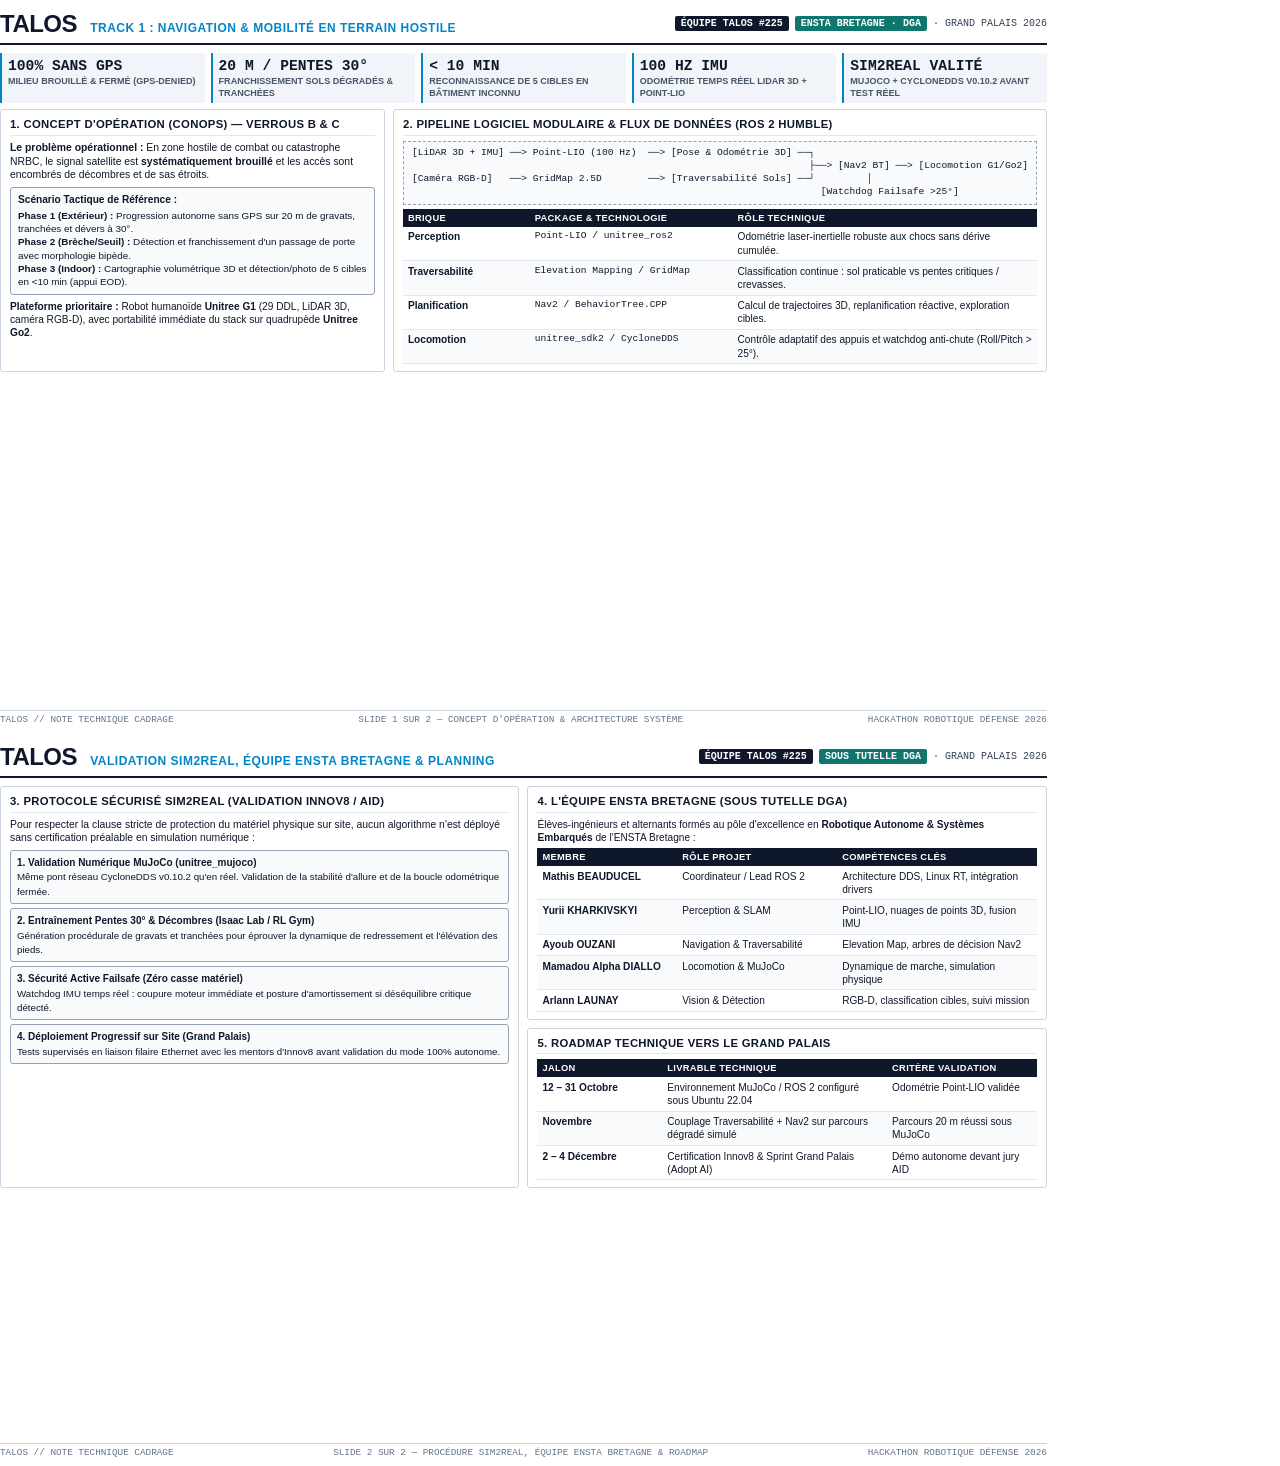
<file: Proposition_Projet/_anciens_brouillons/TALOS_Executive_Deck_16-9.html>
<!DOCTYPE html>
<html lang="fr">
<head>
<meta charset="UTF-8">
<title>TALOS - Executive Deck - Hackathon Robotique Défense</title>
<style>
  @page {
    size: 297mm 210mm landscape;
    margin: 8mm 10mm 8mm 10mm;
  }
  * {
    box-sizing: border-box;
    -webkit-print-color-adjust: exact;
    print-color-adjust: exact;
  }
  body {
    font-family: -apple-system, BlinkMacSystemFont, 'Segoe UI', Roboto, Helvetica, Arial, sans-serif;
    color: #0f172a;
    background: #ffffff;
    margin: 0;
    padding: 0;
    font-size: 8.5pt;
    line-height: 1.3;
  }
  .slide {
    width: 277mm;
    height: 194mm;
    max-height: 194mm;
    page-break-after: always;
    display: flex;
    flex-direction: column;
    justify-content: space-between;
    position: relative;
    padding: 2mm 0;
  }
  .slide:last-child {
    page-break-after: avoid;
  }

  /* Top Bar */
  .slide-header {
    display: flex;
    justify-content: space-between;
    align-items: center;
    border-bottom: 2px solid #0f172a;
    padding-bottom: 4px;
    margin-bottom: 8px;
  }
  .slide-title-group h1 {
    font-size: 18pt;
    margin: 0;
    font-weight: 900;
    letter-spacing: -0.5px;
    display: inline-block;
    color: #0f172a;
  }
  .slide-title-group .track-tag {
    font-size: 9pt;
    font-weight: 700;
    color: #0284c7;
    margin-left: 10px;
    text-transform: uppercase;
    letter-spacing: 0.5px;
  }
  .slide-meta {
    text-align: right;
    font-size: 7.5pt;
    font-family: 'Consolas', monospace;
    color: #334155;
  }
  .tag {
    background: #0f172a;
    color: #fff;
    padding: 2px 6px;
    border-radius: 2px;
    font-weight: 700;
  }
  .tag-dga {
    background: #0f766e;
    color: #fff;
    padding: 2px 6px;
    border-radius: 2px;
    font-weight: 700;
  }

  /* Layout Grids */
  .grid-3 {
    display: grid;
    grid-template-columns: 1fr 1fr 1fr;
    gap: 8px;
  }
  .grid-2 {
    display: grid;
    grid-template-columns: 1fr 1fr;
    gap: 8px;
  }
  .grid-23 {
    display: grid;
    grid-template-columns: 1fr 1.3fr;
    gap: 8px;
  }
  .grid-32 {
    display: grid;
    grid-template-columns: 1.2fr 0.8fr;
    gap: 8px;
  }

  /* Panels */
  .panel {
    border: 1px solid #cbd5e1;
    border-radius: 3px;
    padding: 7px 9px;
    background: #ffffff;
  }
  .panel-dark {
    background: #f8fafc;
    border-color: #94a3b8;
  }
  .panel-header {
    font-size: 8.5pt;
    font-weight: 800;
    text-transform: uppercase;
    letter-spacing: 0.3px;
    margin-bottom: 5px;
    color: #0f172a;
    border-bottom: 1px solid #e2e8f0;
    padding-bottom: 3px;
    display: flex;
    justify-content: space-between;
  }

  /* KPI boxes */
  .kpi-row {
    display: flex;
    gap: 6px;
    margin-bottom: 6px;
  }
  .kpi-box {
    flex: 1;
    background: #f1f5f9;
    border-left: 2.5px solid #0284c7;
    padding: 4px 6px;
  }
  .kpi-val {
    font-size: 11pt;
    font-weight: 800;
    color: #0f172a;
    font-family: 'Consolas', monospace;
  }
  .kpi-lbl {
    font-size: 6.8pt;
    text-transform: uppercase;
    color: #475569;
    font-weight: 700;
  }

  /* Code / Pipeline Box */
  .ascii-box {
    font-family: 'Consolas', monospace;
    font-size: 7.2pt;
    background: #f8fafc;
    border: 1px dashed #94a3b8;
    padding: 5px 8px;
    line-height: 1.35;
    white-space: pre;
    margin: 4px 0;
  }

  /* Tables */
  table {
    width: 100%;
    border-collapse: collapse;
    font-size: 7.6pt;
  }
  th {
    background: #0f172a;
    color: #ffffff;
    text-align: left;
    padding: 3px 5px;
    font-size: 7pt;
    text-transform: uppercase;
    letter-spacing: 0.3px;
  }
  td {
    padding: 3.5px 5px;
    border-bottom: 1px solid #e2e8f0;
    vertical-align: top;
  }
  tr:nth-child(even) { background: #f8fafc; }
  .mono { font-family: 'Consolas', monospace; font-size: 7.2pt; }

  /* Footer */
  .slide-footer {
    display: flex;
    justify-content: space-between;
    align-items: center;
    border-top: 1px solid #cbd5e1;
    padding-top: 3px;
    font-size: 7pt;
    color: #64748b;
    font-family: 'Consolas', monospace;
  }
</style>
</head>
<body>

<!-- ==================== SLIDE 1 ==================== -->
<div class="slide">
  <div>
    <div class="slide-header">
      <div class="slide-title-group">
        <h1>TALOS</h1>
        <span class="track-tag">Track 1 : Navigation & Mobilité en Terrain Hostile</span>
      </div>
      <div class="slide-meta">
        <span class="tag">ÉQUIPE TALOS #225</span> <span class="tag-dga">ENSTA BRETAGNE · DGA</span> · GRAND PALAIS 2026
      </div>
    </div>

    <!-- KPI Row -->
    <div class="kpi-row">
      <div class="kpi-box">
        <div class="kpi-val">100% SANS GPS</div>
        <div class="kpi-lbl">Milieu brouillé & fermé (GPS-denied)</div>
      </div>
      <div class="kpi-box">
        <div class="kpi-val">20 M / PENTES 30°</div>
        <div class="kpi-lbl">Franchissement sols dégradés & tranchées</div>
      </div>
      <div class="kpi-box">
        <div class="kpi-val">&lt; 10 MIN</div>
        <div class="kpi-lbl">Reconnaissance de 5 cibles en bâtiment inconnu</div>
      </div>
      <div class="kpi-box">
        <div class="kpi-val">100 HZ IMU</div>
        <div class="kpi-lbl">Odométrie temps réel LiDAR 3D + Point-LIO</div>
      </div>
      <div class="kpi-box">
        <div class="kpi-val">SIM2REAL VALITÉ</div>
        <div class="kpi-lbl">MuJoCo + CycloneDDS v0.10.2 avant test réel</div>
      </div>
    </div>

    <!-- Main Content Slide 1 -->
    <div class="grid-23">
      <!-- Left: CONOPS Mission -->
      <div class="panel">
        <div class="panel-header">1. Concept d'Opération (CONOPS) — Verrous B & C</div>
        <p style="margin:0 0 5px 0; font-size:7.8pt;">
          <strong>Le problème opérationnel :</strong> En zone hostile de combat ou catastrophe NRBC, le signal satellite est <strong>systématiquement brouillé</strong> et les accès sont encombrés de décombres et de sas étroits.
        </p>
        <div class="panel panel-dark" style="padding:5px 7px; margin-bottom:5px;">
          <div style="font-weight:700; font-size:7.6pt; margin-bottom:3px; color:#0f172a;">Scénario Tactique de Référence :</div>
          <div style="font-size:7.4pt; line-height:1.35;">
            <strong>Phase 1 (Extérieur) :</strong> Progression autonome sans GPS sur 20 m de gravats, tranchées et dévers à 30°.<br>
            <strong>Phase 2 (Brèche/Seuil) :</strong> Détection et franchissement d'un passage de porte avec morphologie bipède.<br>
            <strong>Phase 3 (Indoor) :</strong> Cartographie volumétrique 3D et détection/photo de 5 cibles en &lt;10 min (appui EOD).
          </div>
        </div>
        <p style="margin:0; font-size:7.6pt;">
          <strong>Plateforme prioritaire :</strong> Robot humanoïde <strong>Unitree G1</strong> (29 DDL, LiDAR 3D, caméra RGB-D), avec portabilité immédiate du stack sur quadrupède <strong>Unitree Go2</strong>.
        </p>
      </div>

      <!-- Right: Technical Architecture -->
      <div class="panel">
        <div class="panel-header">2. Pipeline Logiciel Modulaire & Flux de Données (ROS 2 Humble)</div>
        
        <div class="ascii-box">[LiDAR 3D + IMU] ──> Point-LIO (100 Hz)  ──> [Pose & Odométrie 3D] ──┐
                                                                     ├──> [Nav2 BT] ──> [Locomotion G1/Go2]
[Caméra RGB-D]   ──> GridMap 2.5D        ──> [Traversabilité Sols] ──┘         │
                                                                       [Watchdog Failsafe &gt;25°]</div>

        <table>
          <thead>
            <tr>
              <th style="width: 20%;">Brique</th>
              <th style="width: 32%;">Package & Technologie</th>
              <th style="width: 48%;">Rôle Technique</th>
            </tr>
          </thead>
          <tbody>
            <tr>
              <td><strong>Perception</strong></td>
              <td class="mono">Point-LIO / unitree_ros2</td>
              <td>Odométrie laser-inertielle robuste aux chocs sans dérive cumulée.</td>
            </tr>
            <tr>
              <td><strong>Traversabilité</strong></td>
              <td class="mono">Elevation Mapping / GridMap</td>
              <td>Classification continue : sol praticable vs pentes critiques / crevasses.</td>
            </tr>
            <tr>
              <td><strong>Planification</strong></td>
              <td class="mono">Nav2 / BehaviorTree.CPP</td>
              <td>Calcul de trajectoires 3D, replanification réactive, exploration cibles.</td>
            </tr>
            <tr>
              <td><strong>Locomotion</strong></td>
              <td class="mono">unitree_sdk2 / CycloneDDS</td>
              <td>Contrôle adaptatif des appuis et watchdog anti-chute (Roll/Pitch &gt; 25°).</td>
            </tr>
          </tbody>
        </table>
      </div>
    </div>
  </div>

  <div class="slide-footer">
    <span>TALOS // NOTE TECHNIQUE CADRAGE</span>
    <span>SLIDE 1 SUR 2 — CONCEPT D'OPÉRATION & ARCHITECTURE SYSTÈME</span>
    <span>HACKATHON ROBOTIQUE DÉFENSE 2026</span>
  </div>
</div>

<!-- ==================== SLIDE 2 ==================== -->
<div class="slide">
  <div>
    <div class="slide-header">
      <div class="slide-title-group">
        <h1>TALOS</h1>
        <span class="track-tag">Validation Sim2Real, Équipe ENSTA Bretagne & Planning</span>
      </div>
      <div class="slide-meta">
        <span class="tag">ÉQUIPE TALOS #225</span> <span class="tag-dga">SOUS TUTELLE DGA</span> · GRAND PALAIS 2026
      </div>
    </div>

    <!-- Main Content Slide 2 -->
    <div class="grid-2">
      <!-- Left: Sim2Real & Safety Protocol -->
      <div class="panel">
        <div class="panel-header">3. Protocole Sécurisé Sim2Real (Validation Innov8 / AID)</div>
        <p style="margin:0 0 5px 0; font-size:7.8pt;">
          Pour respecter la clause stricte de protection du matériel physique sur site, aucun algorithme n'est déployé sans certification préalable en simulation numérique :
        </p>

        <div style="display:flex; flex-direction:column; gap:4px;">
          <div class="panel panel-dark" style="padding:4px 6px;">
            <strong style="color:#0f172a; font-size:7.5pt;">1. Validation Numérique MuJoCo (unitree_mujoco)</strong><br>
            <span style="font-size:7.3pt;">Même pont réseau CycloneDDS v0.10.2 qu'en réel. Validation de la stabilité d'allure et de la boucle odométrique fermée.</span>
          </div>
          <div class="panel panel-dark" style="padding:4px 6px;">
            <strong style="color:#0f172a; font-size:7.5pt;">2. Entraînement Pentes 30° & Décombres (Isaac Lab / RL Gym)</strong><br>
            <span style="font-size:7.3pt;">Génération procédurale de gravats et tranchées pour éprouver la dynamique de redressement et l'élévation des pieds.</span>
          </div>
          <div class="panel panel-dark" style="padding:4px 6px;">
            <strong style="color:#0f172a; font-size:7.5pt;">3. Sécurité Active Failsafe (Zéro casse matériel)</strong><br>
            <span style="font-size:7.3pt;">Watchdog IMU temps réel : coupure moteur immédiate et posture d'amortissement si déséquilibre critique détecté.</span>
          </div>
          <div class="panel panel-dark" style="padding:4px 6px;">
            <strong style="color:#0f172a; font-size:7.5pt;">4. Déploiement Progressif sur Site (Grand Palais)</strong><br>
            <span style="font-size:7.3pt;">Tests supervisés en liaison filaire Ethernet avec les mentors d'Innov8 avant validation du mode 100% autonome.</span>
          </div>
        </div>
      </div>

      <!-- Right: Team & Planning -->
      <div style="display:flex; flex-direction:column; gap:8px;">
        <!-- Team Panel -->
        <div class="panel">
          <div class="panel-header">4. L'Équipe ENSTA Bretagne (Sous Tutelle DGA)</div>
          <p style="margin:0 0 4px 0; font-size:7.6pt;">
            Élèves-ingénieurs et alternants formés au pôle d'excellence en <strong>Robotique Autonome & Systèmes Embarqués</strong> de l'ENSTA Bretagne :
          </p>
          <table>
            <thead>
              <tr>
                <th style="width: 28%;">Membre</th>
                <th style="width: 32%;">Rôle Projet</th>
                <th style="width: 40%;">Compétences Clés</th>
              </tr>
            </thead>
            <tbody>
              <tr>
                <td><strong>Mathis BEAUDUCEL</strong></td>
                <td>Coordinateur / Lead ROS 2</td>
                <td>Architecture DDS, Linux RT, intégration drivers</td>
              </tr>
              <tr>
                <td><strong>Yurii KHARKIVSKYI</strong></td>
                <td>Perception & SLAM</td>
                <td>Point-LIO, nuages de points 3D, fusion IMU</td>
              </tr>
              <tr>
                <td><strong>Ayoub OUZANI</strong></td>
                <td>Navigation & Traversabilité</td>
                <td>Elevation Map, arbres de décision Nav2</td>
              </tr>
              <tr>
                <td><strong>Mamadou Alpha DIALLO</strong></td>
                <td>Locomotion & MuJoCo</td>
                <td>Dynamique de marche, simulation physique</td>
              </tr>
              <tr>
                <td><strong>Arlann LAUNAY</strong></td>
                <td>Vision & Détection</td>
                <td>RGB-D, classification cibles, suivi mission</td>
              </tr>
            </tbody>
          </table>
        </div>

        <!-- Roadmap Panel -->
        <div class="panel">
          <div class="panel-header">5. Roadmap Technique vers le Grand Palais</div>
          <table>
            <thead>
              <tr>
                <th style="width: 25%;">Jalon</th>
                <th style="width: 45%;">Livrable Technique</th>
                <th style="width: 30%;">Critère Validation</th>
              </tr>
            </thead>
            <tbody>
              <tr>
                <td><strong>12 – 31 Octobre</strong></td>
                <td>Environnement MuJoCo / ROS 2 configuré sous Ubuntu 22.04</td>
                <td>Odométrie Point-LIO validée</td>
              </tr>
              <tr>
                <td><strong>Novembre</strong></td>
                <td>Couplage Traversabilité + Nav2 sur parcours dégradé simulé</td>
                <td>Parcours 20 m réussi sous MuJoCo</td>
              </tr>
              <tr>
                <td><strong>2 – 4 Décembre</strong></td>
                <td>Certification Innov8 & Sprint Grand Palais (Adopt AI)</td>
                <td>Démo autonome devant jury AID</td>
              </tr>
            </tbody>
          </table>
        </div>
      </div>
    </div>
  </div>

  <div class="slide-footer">
    <span>TALOS // NOTE TECHNIQUE CADRAGE</span>
    <span>SLIDE 2 SUR 2 — PROCÉDURE SIM2REAL, ÉQUIPE ENSTA BRETAGNE & ROADMAP</span>
    <span>HACKATHON ROBOTIQUE DÉFENSE 2026</span>
  </div>
</div>

</body>
</html>
</file>
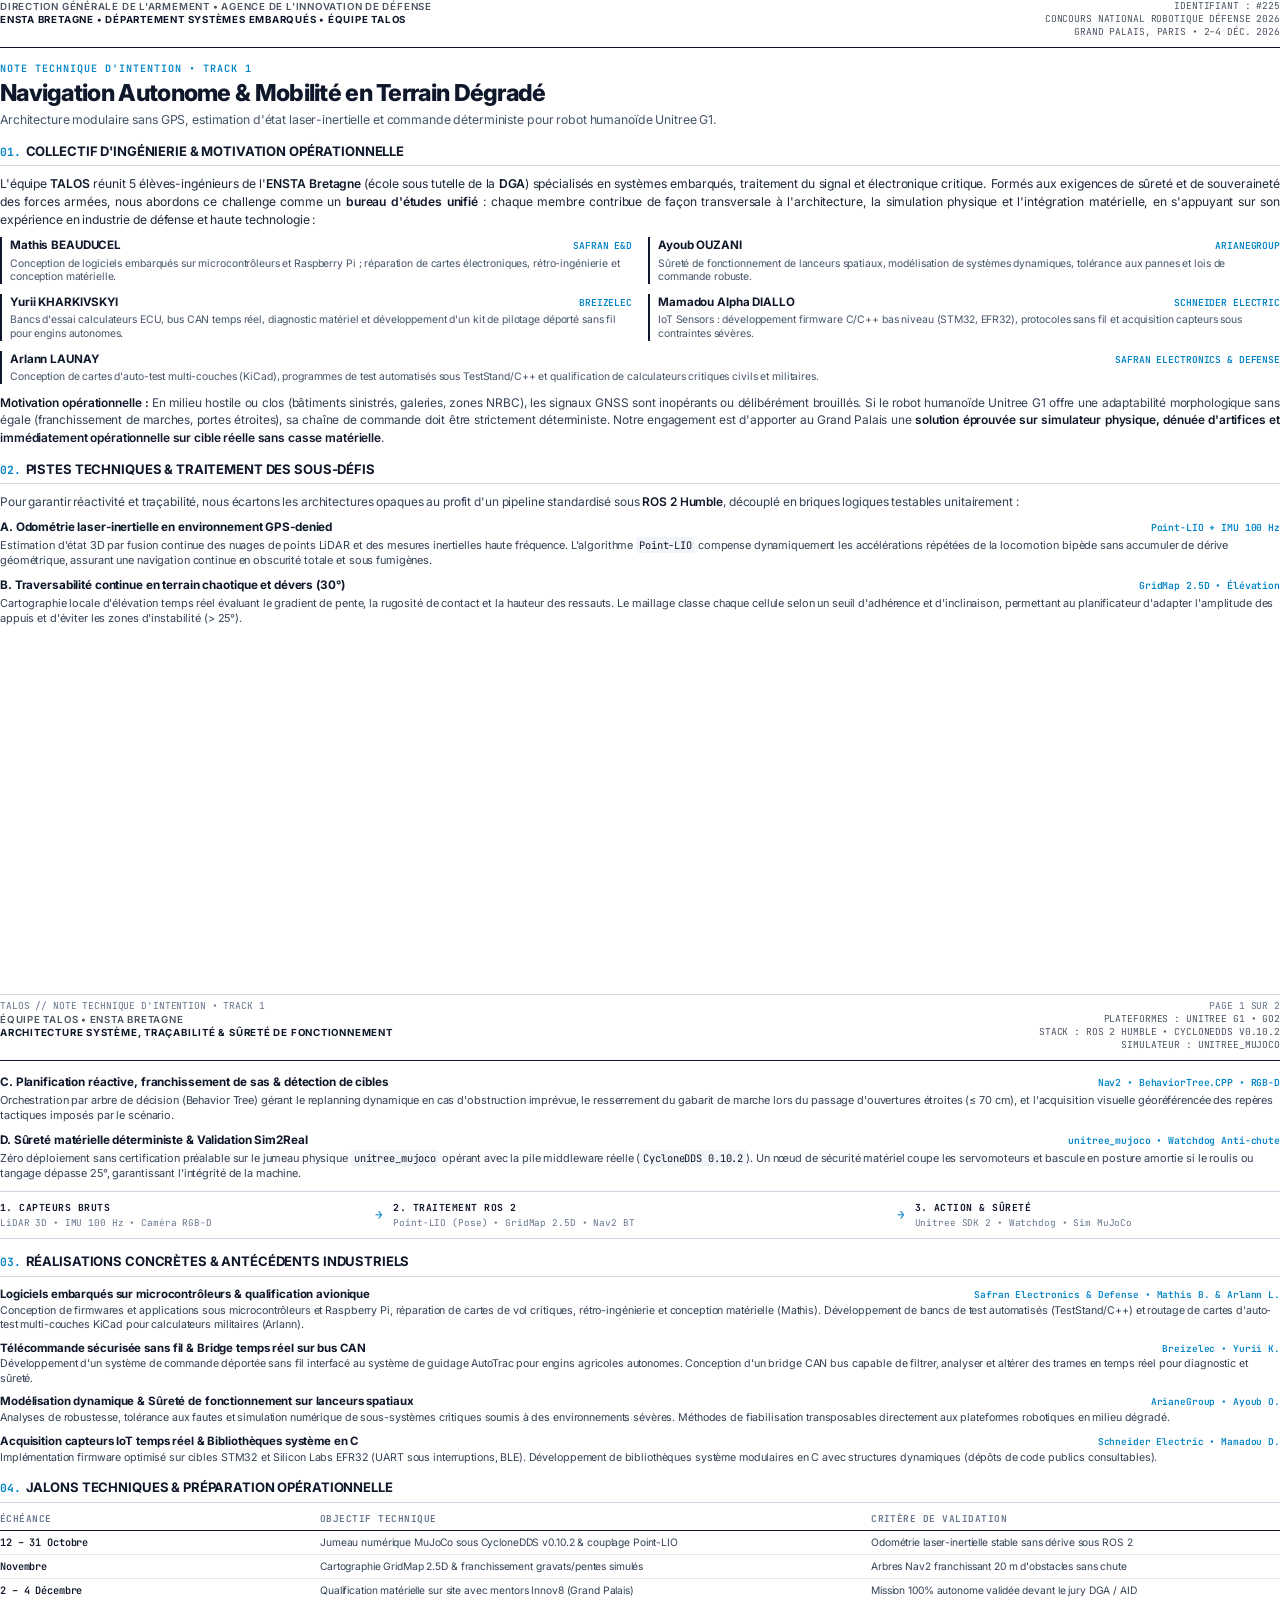
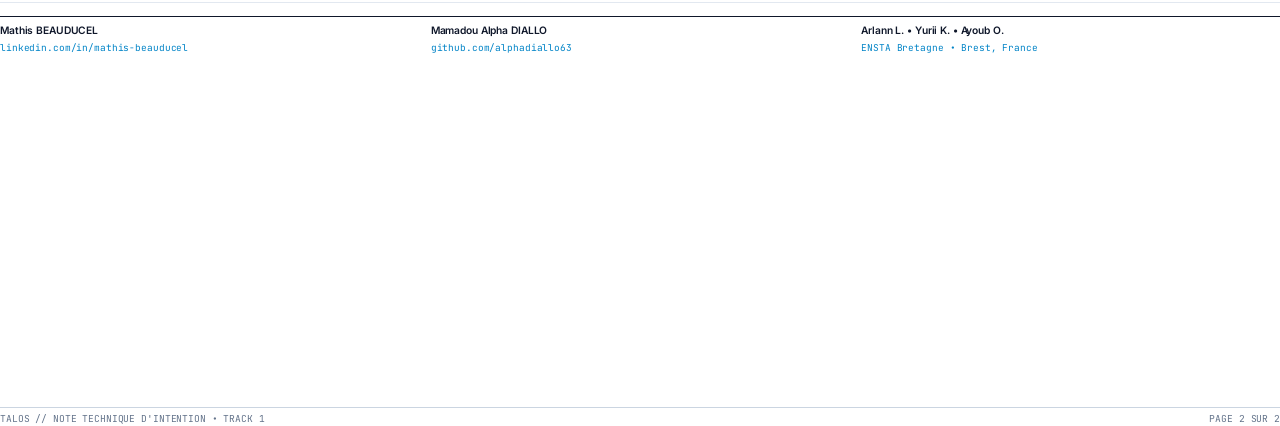
<file: Proposition_Projet/_anciens_brouillons/TALOS_Note_Blanche_Laboratoire.html>
<!DOCTYPE html>
<html lang="fr">
<head>
<meta charset="UTF-8">
<title>TALOS - Note Technique de Laboratoire</title>
<style>
  @import url('https://fonts.googleapis.com/css2?family=Inter:wght@300;400;500;600;700;800&family=JetBrains+Mono:wght@400;500;600&display=swap');

  @page {
    size: A4 portrait;
    margin: 15mm 16mm 14mm 16mm;
  }
  
  * {
    box-sizing: border-box;
    margin: 0;
    padding: 0;
  }
  
  body {
    font-family: 'Inter', -apple-system, BlinkMacSystemFont, "Segoe UI", Roboto, sans-serif;
    color: #111827;
    background: #ffffff;
    font-size: 8.95pt;
    line-height: 1.48;
    -webkit-print-color-adjust: exact;
    print-color-adjust: exact;
    letter-spacing: -0.01em;
  }
  
  .page {
    width: 100%;
    height: 268mm;
    max-height: 268mm;
    display: flex;
    flex-direction: column;
    justify-content: space-between;
    page-break-after: always;
    overflow: hidden;
  }
  
  .page:last-child {
    page-break-after: avoid;
  }

  /* Top Masthead */
  .masthead {
    display: flex;
    justify-content: space-between;
    align-items: flex-start;
    border-bottom: 1.5px solid #0f172a;
    padding-bottom: 8px;
    margin-bottom: 13px;
  }
  
  .masthead-inst {
    font-size: 7.3pt;
    font-weight: 600;
    letter-spacing: 0.08em;
    text-transform: uppercase;
    color: #4b5563;
    line-height: 1.35;
  }

  .masthead-inst strong {
    color: #0f172a;
    font-weight: 700;
  }
  
  .masthead-meta {
    text-align: right;
    font-family: 'JetBrains Mono', monospace;
    font-size: 7.2pt;
    color: #4b5563;
    line-height: 1.35;
  }

  /* Document Title */
  .doc-title-block {
    margin-bottom: 13px;
  }

  .doc-pretitle {
    font-family: 'JetBrains Mono', monospace;
    font-size: 7.6pt;
    font-weight: 600;
    text-transform: uppercase;
    letter-spacing: 0.1em;
    color: #0284c7;
    margin-bottom: 4px;
  }

  .doc-title {
    font-size: 17.5pt;
    font-weight: 800;
    letter-spacing: -0.03em;
    color: #0f172a;
    line-height: 1.15;
    margin-bottom: 5px;
  }

  .doc-subtitle {
    font-size: 9.2pt;
    font-weight: 400;
    color: #475569;
    line-height: 1.38;
  }

  /* Section Styling */
  .section {
    margin-bottom: 13px;
  }

  .section-num {
    font-family: 'JetBrains Mono', monospace;
    font-size: 8.5pt;
    font-weight: 700;
    color: #0284c7;
    margin-right: 5px;
  }

  h2 {
    font-size: 9.8pt;
    font-weight: 700;
    letter-spacing: -0.01em;
    color: #0f172a;
    text-transform: uppercase;
    display: flex;
    align-items: baseline;
    border-bottom: 0.5px solid #cbd5e1;
    padding-bottom: 4px;
    margin-bottom: 9px;
  }

  p {
    margin-bottom: 8px;
    text-align: justify;
    text-justify: inter-word;
    color: #334155;
  }

  strong {
    color: #0f172a;
    font-weight: 600;
  }

  .lead {
    font-size: 9.1pt;
    color: #1e293b;
    line-height: 1.5;
  }

  .code-inline {
    font-family: 'JetBrains Mono', monospace;
    font-size: 7.8pt;
    color: #0f172a;
    background: #f1f5f9;
    padding: 1px 3px;
    border-radius: 2px;
  }

  /* Team Roster List (Pure Editorial) */
  .roster-list {
    display: grid;
    grid-template-columns: 1fr 1fr;
    gap: 10px 16px;
    margin-top: 8px;
    margin-bottom: 10px;
  }

  .roster-item {
    border-left: 2px solid #0f172a;
    padding-left: 8px;
  }

  .roster-name {
    font-weight: 700;
    font-size: 8.7pt;
    color: #0f172a;
    display: flex;
    justify-content: space-between;
    align-items: baseline;
  }

  .roster-org {
    font-family: 'JetBrains Mono', monospace;
    font-size: 7.2pt;
    font-weight: 600;
    color: #0284c7;
    text-transform: uppercase;
  }

  .roster-desc {
    font-size: 7.8pt;
    color: #475569;
    line-height: 1.32;
    margin-top: 2px;
  }

  /* Sub-challenges Editorial Blocks */
  .track-block {
    margin-bottom: 8px;
  }

  .track-header {
    display: flex;
    justify-content: space-between;
    align-items: baseline;
    margin-bottom: 2px;
  }

  .track-title {
    font-size: 8.8pt;
    font-weight: 700;
    color: #0f172a;
  }

  .track-tech {
    font-family: 'JetBrains Mono', monospace;
    font-size: 7.3pt;
    font-weight: 600;
    color: #0284c7;
  }

  .track-body {
    font-size: 8.2pt;
    color: #334155;
    line-height: 1.4;
  }

  /* Minimalist Architecture Dataflow */
  .arch-strip {
    border-top: 0.5px solid #cbd5e1;
    border-bottom: 0.5px solid #cbd5e1;
    padding: 7px 0;
    margin: 9px 0;
    display: grid;
    grid-template-columns: 1fr auto 1.35fr auto 1fr;
    align-items: center;
    gap: 10px;
    font-family: 'JetBrains Mono', monospace;
    font-size: 7.4pt;
  }

  .arch-node {
    padding: 2px 0;
  }

  .arch-node-title {
    font-weight: 700;
    color: #0f172a;
    margin-bottom: 2px;
    font-size: 7.3pt;
    text-transform: uppercase;
    letter-spacing: 0.05em;
  }

  .arch-node-sub {
    color: #64748b;
    font-size: 7.0pt;
    line-height: 1.3;
  }

  .arch-arrow {
    color: #0284c7;
    font-weight: bold;
    font-size: 9.5pt;
  }

  /* Accomplishments List */
  .accomplishment-item {
    margin-bottom: 7px;
  }

  .accomplishment-head {
    display: flex;
    justify-content: space-between;
    align-items: baseline;
    margin-bottom: 1px;
  }

  .accomplishment-title {
    font-size: 8.6pt;
    font-weight: 700;
    color: #0f172a;
  }

  .accomplishment-entity {
    font-family: 'JetBrains Mono', monospace;
    font-size: 7.1pt;
    font-weight: 600;
    color: #0284c7;
  }

  .accomplishment-text {
    font-size: 8.0pt;
    color: #334155;
    line-height: 1.36;
  }

  /* Timeline Table */
  .timeline-table {
    width: 100%;
    border-collapse: collapse;
    margin: 7px 0;
    font-size: 7.7pt;
  }

  .timeline-table th {
    text-align: left;
    font-family: 'JetBrains Mono', monospace;
    font-size: 7.1pt;
    font-weight: 600;
    color: #64748b;
    border-bottom: 1px solid #0f172a;
    padding-bottom: 4px;
    text-transform: uppercase;
    letter-spacing: 0.05em;
  }

  .timeline-table td {
    padding: 4px 0;
    border-bottom: 0.5px solid #e2e8f0;
    color: #334155;
    vertical-align: top;
  }

  .timeline-table td.date {
    font-family: 'JetBrains Mono', monospace;
    font-weight: 600;
    color: #0f172a;
    width: 25%;
  }

  /* References Footer Block */
  .ref-block {
    border-top: 1px solid #0f172a;
    padding-top: 6px;
    margin-top: 8px;
    display: grid;
    grid-template-columns: repeat(3, 1fr);
    gap: 12px;
    font-size: 7.4pt;
  }

  .ref-col strong {
    display: block;
    font-size: 7.7pt;
    color: #0f172a;
    margin-bottom: 1px;
  }

  .ref-col span {
    font-family: 'JetBrains Mono', monospace;
    font-size: 7.1pt;
    color: #0284c7;
  }

  /* Footer */
  .footer {
    border-top: 0.5px solid #cbd5e1;
    padding-top: 4px;
    display: flex;
    justify-content: space-between;
    font-family: 'JetBrains Mono', monospace;
    font-size: 7.2pt;
    color: #64748b;
  }
</style>
</head>
<body>

<!-- ================= PAGE 1 ================= -->
<div class="page">
  <div>
    <!-- Top Masthead -->
    <div class="masthead">
      <div class="masthead-inst">
        Direction Générale de l'Armement &bull; Agence de l'Innovation de Défense<br>
        <strong>ENSTA Bretagne &bull; Département Systèmes Embarqués &bull; Équipe TALOS</strong>
      </div>
      <div class="masthead-meta">
        IDENTIFIANT : #225<br>
        CONCOURS NATIONAL ROBOTIQUE DÉFENSE 2026<br>
        GRAND PALAIS, PARIS &bull; 2&ndash;4 DÉC. 2026
      </div>
    </div>

    <!-- Title Block -->
    <div class="doc-title-block">
      <div class="doc-pretitle">Note Technique d'Intention &bull; Track 1</div>
      <h1 class="doc-title">Navigation Autonome &amp; Mobilité en Terrain Dégradé</h1>
      <div class="doc-subtitle">
        Architecture modulaire sans GPS, estimation d'état laser-inertielle et commande déterministe pour robot humanoïde Unitree G1.
      </div>
    </div>

    <!-- Section 1 : Équipe & Démarche -->
    <div class="section">
      <h2><span class="section-num">01.</span> Collectif d'Ingénierie &amp; Motivation Opérationnelle</h2>
      <p class="lead">
        L'équipe <strong>TALOS</strong> réunit 5 élèves-ingénieurs de l'<strong>ENSTA Bretagne</strong> (école sous tutelle de la <strong>DGA</strong>) spécialisés en systèmes embarqués, traitement du signal et électronique critique. Formés aux exigences de sûreté et de souveraineté des forces armées, nous abordons ce challenge comme un <strong>bureau d'études unifié</strong> : chaque membre contribue de façon transversale à l'architecture, la simulation physique et l'intégration matérielle, en s'appuyant sur son expérience en industrie de défense et haute technologie :
      </p>

      <!-- Roster Grid -->
      <div class="roster-list">
        <div class="roster-item">
          <div class="roster-name">
            <span>Mathis BEAUDUCEL</span>
            <span class="roster-org">Safran E&amp;D</span>
          </div>
          <div class="roster-desc">
            Conception de logiciels embarqués sur microcontrôleurs et Raspberry Pi ; réparation de cartes électroniques, rétro-ingénierie et conception matérielle.
          </div>
        </div>

        <div class="roster-item">
          <div class="roster-name">
            <span>Ayoub OUZANI</span>
            <span class="roster-org">ArianeGroup</span>
          </div>
          <div class="roster-desc">
            Sûreté de fonctionnement de lanceurs spatiaux, modélisation de systèmes dynamiques, tolérance aux pannes et lois de commande robuste.
          </div>
        </div>

        <div class="roster-item">
          <div class="roster-name">
            <span>Yurii KHARKIVSKYI</span>
            <span class="roster-org">Breizelec</span>
          </div>
          <div class="roster-desc">
            Bancs d'essai calculateurs ECU, bus CAN temps réel, diagnostic matériel et développement d'un kit de pilotage déporté sans fil pour engins autonomes.
          </div>
        </div>

        <div class="roster-item">
          <div class="roster-name">
            <span>Mamadou Alpha DIALLO</span>
            <span class="roster-org">Schneider Electric</span>
          </div>
          <div class="roster-desc">
            IoT Sensors : développement firmware C/C++ bas niveau (STM32, EFR32), protocoles sans fil et acquisition capteurs sous contraintes sévères.
          </div>
        </div>
      </div>

      <div class="roster-item" style="margin-bottom: 10px;">
        <div class="roster-name">
          <span>Arlann LAUNAY</span>
          <span class="roster-org">Safran Electronics &amp; Defense</span>
        </div>
        <div class="roster-desc">
          Conception de cartes d'auto-test multi-couches (KiCad), programmes de test automatisés sous TestStand/C++ et qualification de calculateurs critiques civils et militaires.
        </div>
      </div>

      <p>
        <strong>Motivation opérationnelle :</strong> En milieu hostile ou clos (bâtiments sinistrés, galeries, zones NRBC), les signaux GNSS sont inopérants ou délibérément brouillés. Si le robot humanoïde Unitree G1 offre une adaptabilité morphologique sans égale (franchissement de marches, portes étroites), sa chaîne de commande doit être strictement déterministe. Notre engagement est d'apporter au Grand Palais une <strong>solution éprouvée sur simulateur physique, dénuée d'artifices et immédiatement opérationnelle sur cible réelle sans casse matérielle</strong>.
      </p>
    </div>

    <!-- Section 2 : Pistes de solutions techniques -->
    <div class="section">
      <h2><span class="section-num">02.</span> Pistes Techniques &amp; Traitement des Sous-Défis</h2>
      <p>
        Pour garantir réactivité et traçabilité, nous écartons les architectures opaques au profit d'un pipeline standardisé sous <strong>ROS 2 Humble</strong>, découplé en briques logiques testables unitairement :
      </p>

      <!-- Track A -->
      <div class="track-block">
        <div class="track-header">
          <span class="track-title">A. Odométrie laser-inertielle en environnement GPS-denied</span>
          <span class="track-tech">Point-LIO + IMU 100 Hz</span>
        </div>
        <div class="track-body">
          Estimation d'état 3D par fusion continue des nuages de points LiDAR et des mesures inertielles haute fréquence. L'algorithme <span class="code-inline">Point-LIO</span> compense dynamiquement les accélérations répétées de la locomotion bipède sans accumuler de dérive géométrique, assurant une navigation continue en obscurité totale et sous fumigènes.
        </div>
      </div>

      <!-- Track B -->
      <div class="track-block">
        <div class="track-header">
          <span class="track-title">B. Traversabilité continue en terrain chaotique et dévers (30&deg;)</span>
          <span class="track-tech">GridMap 2.5D &bull; Élévation</span>
        </div>
        <div class="track-body">
          Cartographie locale d'élévation temps réel évaluant le gradient de pente, la rugosité de contact et la hauteur des ressauts. Le maillage classe chaque cellule selon un seuil d'adhérence et d'inclinaison, permettant au planificateur d'adapter l'amplitude des appuis et d'éviter les zones d'instabilité (&gt; 25&deg;).
        </div>
      </div>
    </div>
  </div>

  <!-- Footer Page 1 -->
  <div class="footer">
    <span>TALOS // NOTE TECHNIQUE D'INTENTION &bull; TRACK 1</span>
    <span>PAGE 1 SUR 2</span>
  </div>
</div>

<!-- ================= PAGE 2 ================= -->
<div class="page">
  <div>
    <!-- Top Masthead Page 2 -->
    <div class="masthead">
      <div class="masthead-inst">
        Équipe TALOS &bull; ENSTA Bretagne<br>
        <strong>Architecture Système, Traçabilité &amp; Sûreté de Fonctionnement</strong>
      </div>
      <div class="masthead-meta">
        PLATEFORMES : UNITREE G1 &bull; GO2<br>
        STACK : ROS 2 HUMBLE &bull; CYCLONEDDS V0.10.2<br>
        SIMULATEUR : UNITREE_MUJOCO
      </div>
    </div>

    <!-- Suite Section 2 -->
    <div class="section">
      <!-- Track C -->
      <div class="track-block">
        <div class="track-header">
          <span class="track-title">C. Planification réactive, franchissement de sas &amp; détection de cibles</span>
          <span class="track-tech">Nav2 &bull; BehaviorTree.CPP &bull; RGB-D</span>
        </div>
        <div class="track-body">
          Orchestration par arbre de décision (Behavior Tree) gérant le replanning dynamique en cas d'obstruction imprévue, le resserrement du gabarit de marche lors du passage d'ouvertures étroites (&le; 70 cm), et l'acquisition visuelle géoréférencée des repères tactiques imposés par le scénario.
        </div>
      </div>

      <!-- Track D -->
      <div class="track-block">
        <div class="track-header">
          <span class="track-title">D. Sûreté matérielle déterministe &amp; Validation Sim2Real</span>
          <span class="track-tech">unitree_mujoco &bull; Watchdog Anti-chute</span>
        </div>
        <div class="track-body">
          Zéro déploiement sans certification préalable sur le jumeau physique <span class="code-inline">unitree_mujoco</span> opérant avec la pile middleware réelle (<span class="code-inline">CycloneDDS 0.10.2</span>). Un nœud de sécurité matériel coupe les servomoteurs et bascule en posture amortie si le roulis ou tangage dépasse 25&deg;, garantissant l'intégrité de la machine.
        </div>
      </div>

      <!-- Architecture Strip (Pure Editorial) -->
      <div class="arch-strip">
        <div class="arch-node">
          <div class="arch-node-title">1. Capteurs Bruts</div>
          <div class="arch-node-sub">LiDAR 3D &bull; IMU 100 Hz &bull; Caméra RGB-D</div>
        </div>
        <div class="arch-arrow">&rarr;</div>
        <div class="arch-node">
          <div class="arch-node-title">2. Traitement ROS 2</div>
          <div class="arch-node-sub">Point-LIO (Pose) &bull; GridMap 2.5D &bull; Nav2 BT</div>
        </div>
        <div class="arch-arrow">&rarr;</div>
        <div class="arch-node">
          <div class="arch-node-title">3. Action &amp; Sûreté</div>
          <div class="arch-node-sub">Unitree SDK 2 &bull; Watchdog &bull; Sim MuJoCo</div>
        </div>
      </div>
    </div>

    <!-- Section 3 : Réalisations concrètes -->
    <div class="section">
      <h2><span class="section-num">03.</span> Réalisations Concrètes &amp; Antécédents Industriels</h2>
      
      <div class="accomplishment-item">
        <div class="accomplishment-head">
          <span class="accomplishment-title">Logiciels embarqués sur microcontrôleurs &amp; qualification avionique</span>
          <span class="accomplishment-entity">Safran Electronics &amp; Defense &bull; Mathis B. &amp; Arlann L.</span>
        </div>
        <div class="accomplishment-text">
          Conception de firmwares et applications sous microcontrôleurs et Raspberry Pi, réparation de cartes de vol critiques, rétro-ingénierie et conception matérielle (Mathis). Développement de bancs de test automatisés (TestStand/C++) et routage de cartes d'auto-test multi-couches KiCad pour calculateurs militaires (Arlann).
        </div>
      </div>

      <div class="accomplishment-item">
        <div class="accomplishment-head">
          <span class="accomplishment-title">Télécommande sécurisée sans fil &amp; Bridge temps réel sur bus CAN</span>
          <span class="accomplishment-entity">Breizelec &bull; Yurii K.</span>
        </div>
        <div class="accomplishment-text">
          Développement d'un système de commande déportée sans fil interfacé au système de guidage AutoTrac pour engins agricoles autonomes. Conception d'un bridge CAN bus capable de filtrer, analyser et altérer des trames en temps réel pour diagnostic et sûreté.
        </div>
      </div>

      <div class="accomplishment-item">
        <div class="accomplishment-head">
          <span class="accomplishment-title">Modélisation dynamique &amp; Sûreté de fonctionnement sur lanceurs spatiaux</span>
          <span class="accomplishment-entity">ArianeGroup &bull; Ayoub O.</span>
        </div>
        <div class="accomplishment-text">
          Analyses de robustesse, tolérance aux fautes et simulation numérique de sous-systèmes critiques soumis à des environnements sévères. Méthodes de fiabilisation transposables directement aux plateformes robotiques en milieu dégradé.
        </div>
      </div>

      <div class="accomplishment-item">
        <div class="accomplishment-head">
          <span class="accomplishment-title">Acquisition capteurs IoT temps réel &amp; Bibliothèques système en C</span>
          <span class="accomplishment-entity">Schneider Electric &bull; Mamadou D.</span>
        </div>
        <div class="accomplishment-text">
          Implémentation firmware optimisé sur cibles STM32 et Silicon Labs EFR32 (UART sous interruptions, BLE). Développement de bibliothèques système modulaires en C avec structures dynamiques (dépôts de code publics consultables).
        </div>
      </div>
    </div>

    <!-- Section Roadmap -->
    <div class="section">
      <h2><span class="section-num">04.</span> Jalons Techniques &amp; Préparation Opérationnelle</h2>
      <table class="timeline-table">
        <thead>
          <tr>
            <th>ÉCHÉANCE</th>
            <th>OBJECTIF TECHNIQUE</th>
            <th>CRITÈRE DE VALIDATION</th>
          </tr>
        </thead>
        <tbody>
          <tr>
            <td class="date">12 &ndash; 31 Octobre</td>
            <td>Jumeau numérique MuJoCo sous CycloneDDS v0.10.2 &amp; couplage Point-LIO</td>
            <td>Odométrie laser-inertielle stable sans dérive sous ROS 2</td>
          </tr>
          <tr>
            <td class="date">Novembre</td>
            <td>Cartographie GridMap 2.5D &amp; franchissement gravats/pentes simulés</td>
            <td>Arbres Nav2 franchissant 20 m d'obstacles sans chute</td>
          </tr>
          <tr>
            <td class="date">2 &ndash; 4 Décembre</td>
            <td>Qualification matérielle sur site avec mentors Innov8 (Grand Palais)</td>
            <td>Mission 100% autonome validée devant le jury DGA / AID</td>
          </tr>
        </tbody>
      </table>
    </div>

    <!-- References Block -->
    <div class="ref-block">
      <div class="ref-col">
        <strong>Mathis BEAUDUCEL</strong>
        <span>linkedin.com/in/mathis-beauducel</span>
      </div>
      <div class="ref-col">
        <strong>Mamadou Alpha DIALLO</strong>
        <span>github.com/alphadiallo63</span>
      </div>
      <div class="ref-col">
        <strong>Arlann L. &bull; Yurii K. &bull; Ayoub O.</strong>
        <span>ENSTA Bretagne &bull; Brest, France</span>
      </div>
    </div>

  </div>

  <!-- Footer Page 2 -->
  <div class="footer">
    <span>TALOS // NOTE TECHNIQUE D'INTENTION &bull; TRACK 1</span>
    <span>PAGE 2 SUR 2</span>
  </div>
</div>

</body>
</html>
</file>
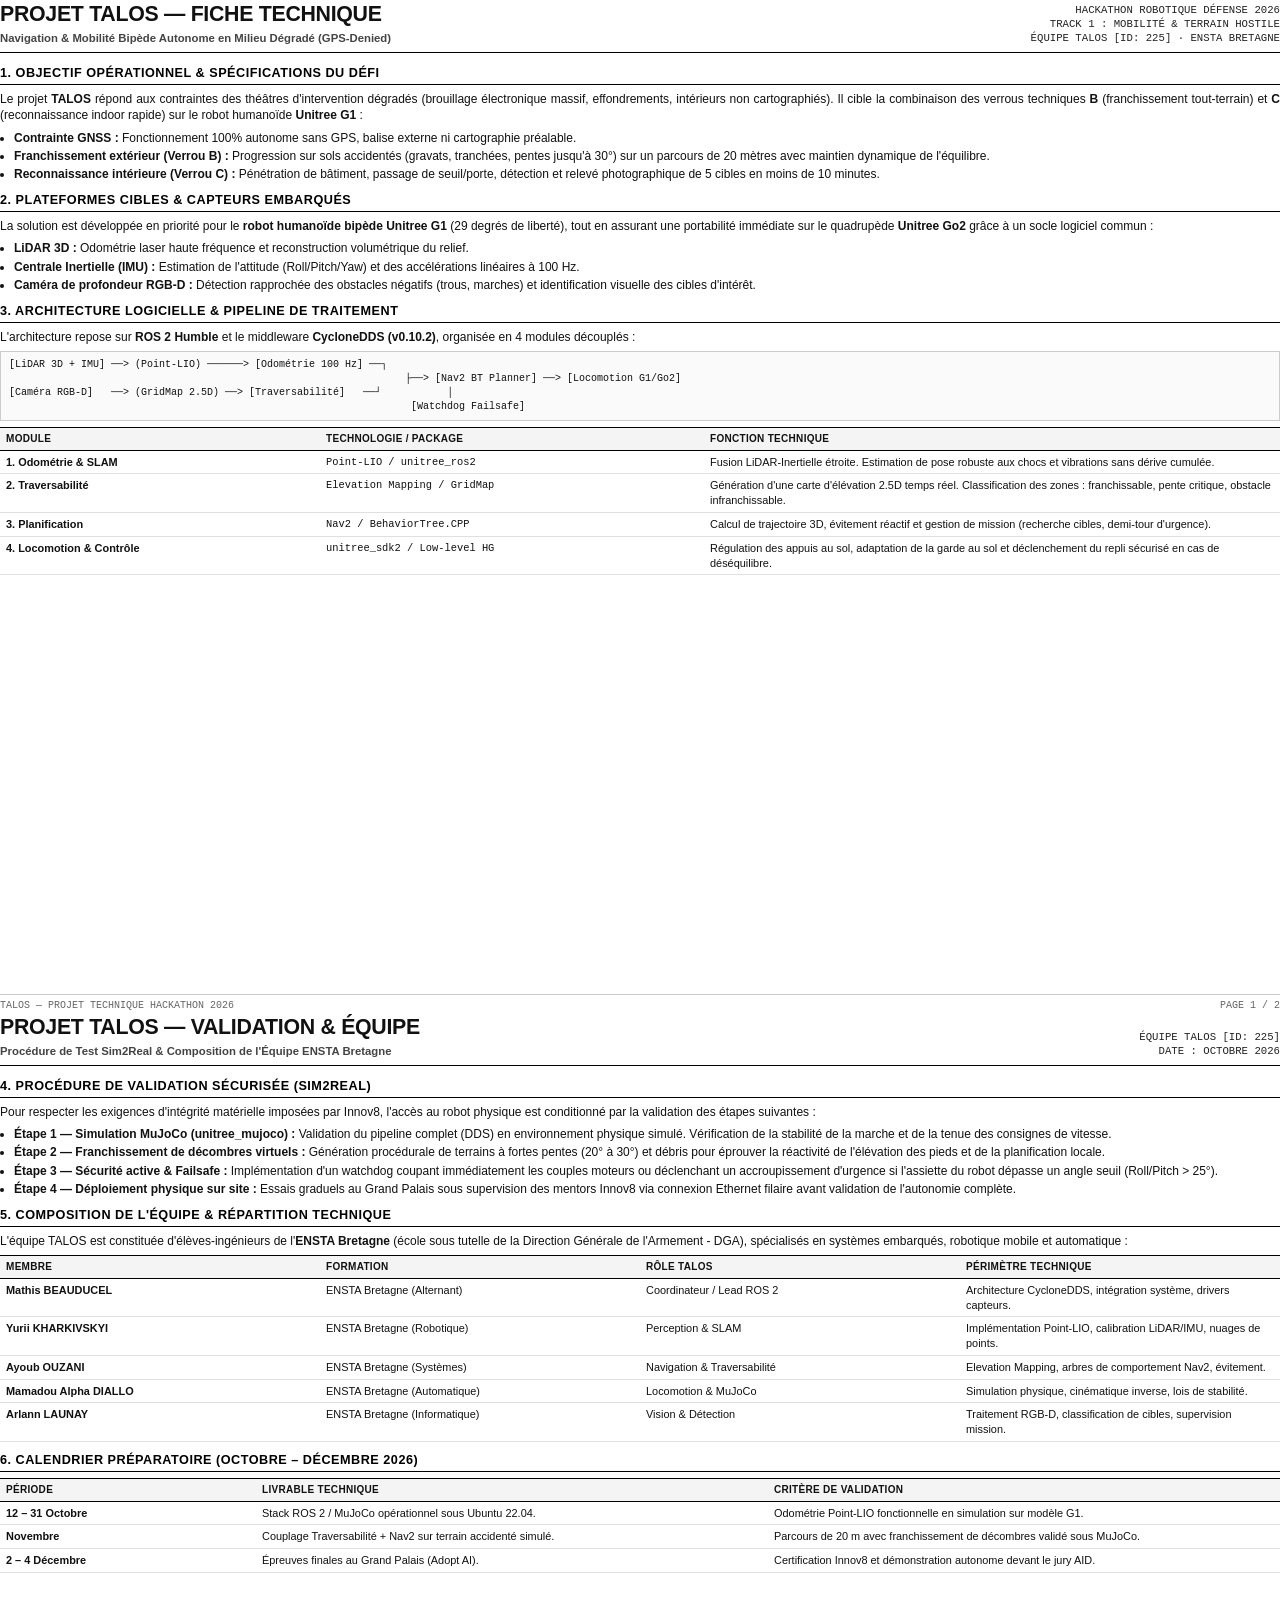
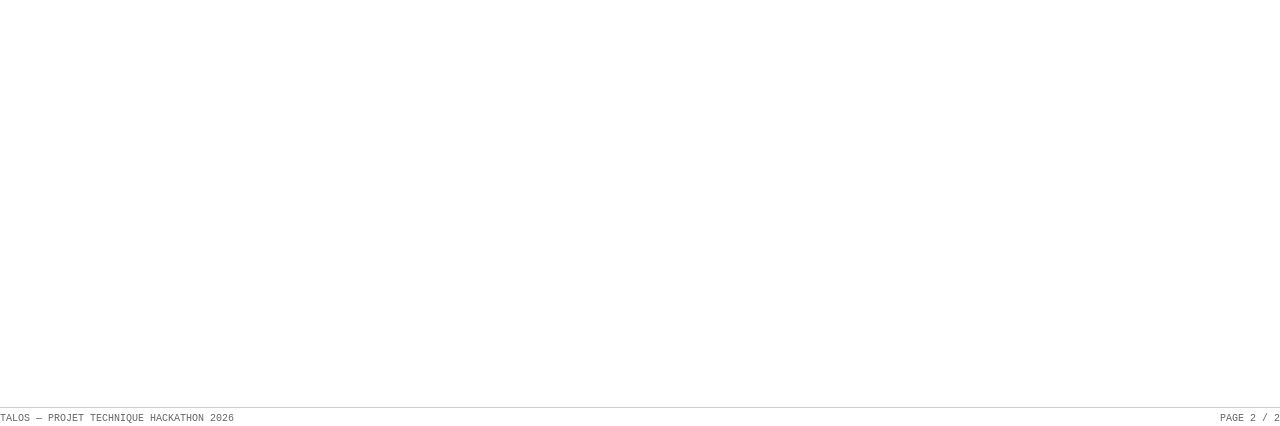
<file: Proposition_Projet/_anciens_brouillons/TALOS_Note_Intention_Projet.html>
<!DOCTYPE html>
<html lang="fr">
<head>
<meta charset="UTF-8">
<title>Projet TALOS - Fiche Technique - Hackathon Robotique Défense</title>
<style>
  @page {
    size: A4 portrait;
    margin: 14mm 15mm 14mm 15mm;
  }
  * {
    box-sizing: border-box;
    -webkit-print-color-adjust: exact;
    print-color-adjust: exact;
  }
  body {
    font-family: 'Helvetica Neue', Arial, sans-serif;
    color: #111111;
    background: #ffffff;
    margin: 0;
    padding: 0;
    font-size: 9pt;
    line-height: 1.35;
  }
  .page {
    width: 100%;
    min-height: 268mm;
    max-height: 268mm;
    page-break-after: always;
    display: flex;
    flex-direction: column;
    justify-content: space-between;
  }
  .page:last-child {
    page-break-after: avoid;
  }

  /* Header technique */
  .doc-header {
    border-bottom: 1.5px solid #000000;
    padding-bottom: 6px;
    margin-bottom: 12px;
    display: flex;
    justify-content: space-between;
    align-items: flex-end;
  }
  .doc-title {
    font-size: 16pt;
    font-weight: 800;
    letter-spacing: -0.3px;
    margin: 0;
    text-transform: uppercase;
  }
  .doc-subtitle {
    font-size: 8.5pt;
    font-weight: 600;
    color: #444444;
    margin-top: 2px;
  }
  .doc-meta {
    text-align: right;
    font-size: 8pt;
    font-family: 'Consolas', 'Courier New', monospace;
    color: #222222;
    line-height: 1.3;
  }

  /* Titres de section */
  h2 {
    font-size: 9.5pt;
    font-weight: 800;
    text-transform: uppercase;
    letter-spacing: 0.5px;
    border-bottom: 1px solid #000000;
    padding-bottom: 2px;
    margin: 10px 0 6px 0;
    color: #000000;
  }

  p {
    margin: 0 0 6px 0;
    text-align: justify;
  }

  /* Listes techniques */
  ul {
    margin: 0 0 6px 0;
    padding-left: 14px;
  }
  li {
    margin-bottom: 2px;
  }

  /* Tableaux sobres */
  table {
    width: 100%;
    border-collapse: collapse;
    margin: 6px 0;
    font-size: 8.2pt;
  }
  th {
    border-top: 1px solid #000000;
    border-bottom: 1px solid #000000;
    background: #f4f4f4;
    text-align: left;
    padding: 4px 6px;
    font-weight: 700;
    text-transform: uppercase;
    font-size: 7.5pt;
    letter-spacing: 0.3px;
  }
  td {
    padding: 4px 6px;
    border-bottom: 1px solid #e0e0e0;
    vertical-align: top;
  }
  .mono {
    font-family: 'Consolas', 'Courier New', monospace;
    font-size: 7.8pt;
  }

  /* Schéma ASCII / Pipeline bloc */
  .pipeline-box {
    border: 1px solid #cccccc;
    background: #fafafa;
    padding: 6px 8px;
    margin: 6px 0;
    font-family: 'Consolas', monospace;
    font-size: 7.5pt;
    line-height: 1.4;
    white-space: pre;
  }

  /* Footer */
  .doc-footer {
    border-top: 1px solid #cccccc;
    padding-top: 4px;
    font-size: 7.5pt;
    color: #666666;
    display: flex;
    justify-content: space-between;
    font-family: 'Consolas', monospace;
  }
  .bold { font-weight: 700; }
</style>
</head>
<body>

<!-- ==================== PAGE 1 ==================== -->
<div class="page">
  <div>
    <div class="doc-header">
      <div>
        <div class="doc-title">Projet TALOS — Fiche Technique</div>
        <div class="doc-subtitle">Navigation & Mobilité Bipède Autonome en Milieu Dégradé (GPS-Denied)</div>
      </div>
      <div class="doc-meta">
        <div>HACKATHON ROBOTIQUE DÉFENSE 2026</div>
        <div>TRACK 1 : MOBILITÉ & TERRAIN HOSTILE</div>
        <div>ÉQUIPE TALOS [ID: 225] · ENSTA BRETAGNE</div>
      </div>
    </div>

    <h2>1. Objectif Opérationnel & Spécifications du Défi</h2>
    <p>
      Le projet <strong>TALOS</strong> répond aux contraintes des théâtres d'intervention dégradés (brouillage électronique massif, effondrements, intérieurs non cartographiés). Il cible la combinaison des verrous techniques <strong>B</strong> (franchissement tout-terrain) et <strong>C</strong> (reconnaissance indoor rapide) sur le robot humanoïde <strong>Unitree G1</strong> :
    </p>
    <ul>
      <li><strong>Contrainte GNSS :</strong> Fonctionnement 100% autonome sans GPS, balise externe ni cartographie préalable.</li>
      <li><strong>Franchissement extérieur (Verrou B) :</strong> Progression sur sols accidentés (gravats, tranchées, pentes jusqu'à 30°) sur un parcours de 20 mètres avec maintien dynamique de l'équilibre.</li>
      <li><strong>Reconnaissance intérieure (Verrou C) :</strong> Pénétration de bâtiment, passage de seuil/porte, détection et relevé photographique de 5 cibles en moins de 10 minutes.</li>
    </ul>

    <h2>2. Plateformes Cibles & Capteurs Embarqués</h2>
    <p>
      La solution est développée en priorité pour le <strong>robot humanoïde bipède Unitree G1</strong> (29 degrés de liberté), tout en assurant une portabilité immédiate sur le quadrupède <strong>Unitree Go2</strong> grâce à un socle logiciel commun :
    </p>
    <ul>
      <li><strong>LiDAR 3D :</strong> Odométrie laser haute fréquence et reconstruction volumétrique du relief.</li>
      <li><strong>Centrale Inertielle (IMU) :</strong> Estimation de l'attitude (Roll/Pitch/Yaw) et des accélérations linéaires à 100 Hz.</li>
      <li><strong>Caméra de profondeur RGB-D :</strong> Détection rapprochée des obstacles négatifs (trous, marches) et identification visuelle des cibles d'intérêt.</li>
    </ul>

    <h2>3. Architecture Logicielle & Pipeline de Traitement</h2>
    <p>
      L'architecture repose sur <strong>ROS 2 Humble</strong> et le middleware <strong>CycloneDDS (v0.10.2)</strong>, organisée en 4 modules découplés :
    </p>

    <div class="pipeline-box">[LiDAR 3D + IMU] ──> (Point-LIO) ──────> [Odométrie 100 Hz] ──┐
                                                                  ├──> [Nav2 BT Planner] ──> [Locomotion G1/Go2]
[Caméra RGB-D]   ──> (GridMap 2.5D) ──> [Traversabilité]   ──┘           │
                                                                   [Watchdog Failsafe]</div>

    <table>
      <thead>
        <tr>
          <th style="width: 25%;">Module</th>
          <th style="width: 30%;">Technologie / Package</th>
          <th style="width: 45%;">Fonction Technique</th>
        </tr>
      </thead>
      <tbody>
        <tr>
          <td><strong>1. Odométrie & SLAM</strong></td>
          <td class="mono">Point-LIO / unitree_ros2</td>
          <td>Fusion LiDAR-Inertielle étroite. Estimation de pose robuste aux chocs et vibrations sans dérive cumulée.</td>
        </tr>
        <tr>
          <td><strong>2. Traversabilité</strong></td>
          <td class="mono">Elevation Mapping / GridMap</td>
          <td>Génération d'une carte d'élévation 2.5D temps réel. Classification des zones : franchissable, pente critique, obstacle infranchissable.</td>
        </tr>
        <tr>
          <td><strong>3. Planification</strong></td>
          <td class="mono">Nav2 / BehaviorTree.CPP</td>
          <td>Calcul de trajectoire 3D, évitement réactif et gestion de mission (recherche cibles, demi-tour d'urgence).</td>
        </tr>
        <tr>
          <td><strong>4. Locomotion & Contrôle</strong></td>
          <td class="mono">unitree_sdk2 / Low-level HG</td>
          <td>Régulation des appuis au sol, adaptation de la garde au sol et déclenchement du repli sécurisé en cas de déséquilibre.</td>
        </tr>
      </tbody>
    </table>
  </div>

  <div class="doc-footer">
    <span>TALOS — PROJET TECHNIQUE HACKATHON 2026</span>
    <span>PAGE 1 / 2</span>
  </div>
</div>

<!-- ==================== PAGE 2 ==================== -->
<div class="page">
  <div>
    <div class="doc-header">
      <div>
        <div class="doc-title">Projet TALOS — Validation & Équipe</div>
        <div class="doc-subtitle">Procédure de Test Sim2Real & Composition de l'Équipe ENSTA Bretagne</div>
      </div>
      <div class="doc-meta">
        <div>ÉQUIPE TALOS [ID: 225]</div>
        <div>DATE : OCTOBRE 2026</div>
      </div>
    </div>

    <h2>4. Procédure de Validation Sécurisée (Sim2Real)</h2>
    <p>
      Pour respecter les exigences d'intégrité matérielle imposées par Innov8, l'accès au robot physique est conditionné par la validation des étapes suivantes :
    </p>
    <ul>
      <li><strong>Étape 1 — Simulation MuJoCo (unitree_mujoco) :</strong> Validation du pipeline complet (DDS) en environnement physique simulé. Vérification de la stabilité de la marche et de la tenue des consignes de vitesse.</li>
      <li><strong>Étape 2 — Franchissement de décombres virtuels :</strong> Génération procédurale de terrains à fortes pentes (20° à 30°) et débris pour éprouver la réactivité de l'élévation des pieds et de la planification locale.</li>
      <li><strong>Étape 3 — Sécurité active & Failsafe :</strong> Implémentation d'un watchdog coupant immédiatement les couples moteurs ou déclenchant un accroupissement d'urgence si l'assiette du robot dépasse un angle seuil (Roll/Pitch &gt; 25°).</li>
      <li><strong>Étape 4 — Déploiement physique sur site :</strong> Essais graduels au Grand Palais sous supervision des mentors Innov8 via connexion Ethernet filaire avant validation de l'autonomie complète.</li>
    </ul>

    <h2>5. Composition de l'Équipe & Répartition Technique</h2>
    <p>
      L'équipe TALOS est constituée d'élèves-ingénieurs de l'<strong>ENSTA Bretagne</strong> (école sous tutelle de la Direction Générale de l'Armement - DGA), spécialisés en systèmes embarqués, robotique mobile et automatique :
    </p>

    <table>
      <thead>
        <tr>
          <th style="width: 25%;">Membre</th>
          <th style="width: 25%;">Formation</th>
          <th style="width: 25%;">Rôle TALOS</th>
          <th style="width: 25%;">Périmètre Technique</th>
        </tr>
      </thead>
      <tbody>
        <tr>
          <td><strong>Mathis BEAUDUCEL</strong></td>
          <td>ENSTA Bretagne (Alternant)</td>
          <td>Coordinateur / Lead ROS 2</td>
          <td>Architecture CycloneDDS, intégration système, drivers capteurs.</td>
        </tr>
        <tr>
          <td><strong>Yurii KHARKIVSKYI</strong></td>
          <td>ENSTA Bretagne (Robotique)</td>
          <td>Perception & SLAM</td>
          <td>Implémentation Point-LIO, calibration LiDAR/IMU, nuages de points.</td>
        </tr>
        <tr>
          <td><strong>Ayoub OUZANI</strong></td>
          <td>ENSTA Bretagne (Systèmes)</td>
          <td>Navigation & Traversabilité</td>
          <td>Elevation Mapping, arbres de comportement Nav2, évitement.</td>
        </tr>
        <tr>
          <td><strong>Mamadou Alpha DIALLO</strong></td>
          <td>ENSTA Bretagne (Automatique)</td>
          <td>Locomotion & MuJoCo</td>
          <td>Simulation physique, cinématique inverse, lois de stabilité.</td>
        </tr>
        <tr>
          <td><strong>Arlann LAUNAY</strong></td>
          <td>ENSTA Bretagne (Informatique)</td>
          <td>Vision & Détection</td>
          <td>Traitement RGB-D, classification de cibles, supervision mission.</td>
        </tr>
      </tbody>
    </table>

    <h2>6. Calendrier Préparatoire (Octobre – Décembre 2026)</h2>
    <table>
      <thead>
        <tr>
          <th style="width: 20%;">Période</th>
          <th style="width: 40%;">Livrable Technique</th>
          <th style="width: 40%;">Critère de Validation</th>
        </tr>
      </thead>
      <tbody>
        <tr>
          <td><strong>12 – 31 Octobre</strong></td>
          <td>Stack ROS 2 / MuJoCo opérationnel sous Ubuntu 22.04.</td>
          <td>Odométrie Point-LIO fonctionnelle en simulation sur modèle G1.</td>
        </tr>
        <tr>
          <td><strong>Novembre</strong></td>
          <td>Couplage Traversabilité + Nav2 sur terrain accidenté simulé.</td>
          <td>Parcours de 20 m avec franchissement de décombres validé sous MuJoCo.</td>
        </tr>
        <tr>
          <td><strong>2 – 4 Décembre</strong></td>
          <td>Épreuves finales au Grand Palais (Adopt AI).</td>
          <td>Certification Innov8 et démonstration autonome devant le jury AID.</td>
        </tr>
      </tbody>
    </table>
  </div>

  <div class="doc-footer">
    <span>TALOS — PROJET TECHNIQUE HACKATHON 2026</span>
    <span>PAGE 2 / 2</span>
  </div>
</div>

</body>
</html>
</file>
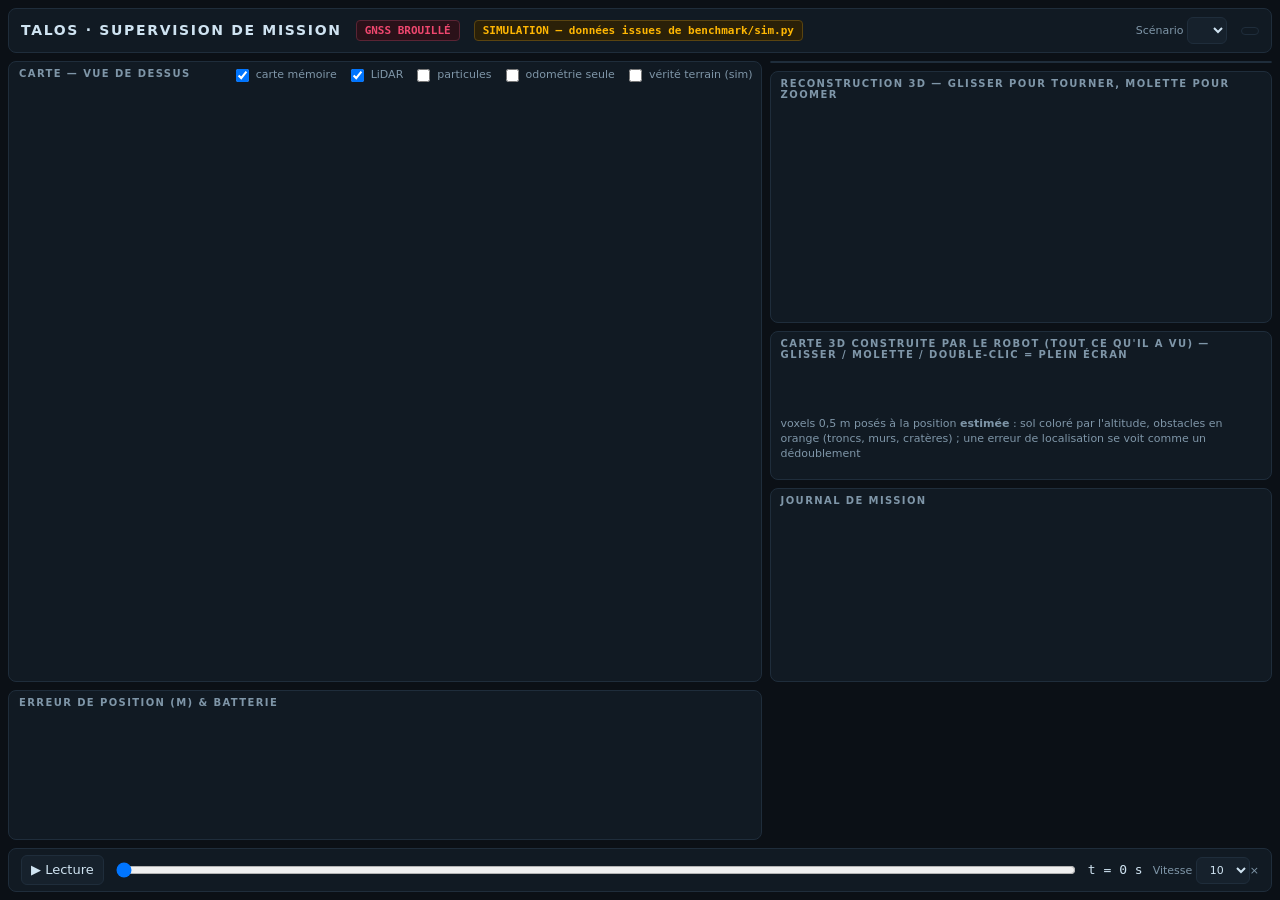
<file: talos2/ihm/template.html>
<!DOCTYPE html>
<html lang="fr">
<head>
<meta charset="utf-8">
<title>TALOS — Supervision de mission</title>
<meta name="viewport" content="width=device-width, initial-scale=1">
<style>
  :root{--bg:#0b1016;--panel:#111a23;--line:#1f2d3b;--tx:#cfe3f1;--dim:#7f96a8;--cy:#4cc9f0;--am:#ffb703;--rd:#ef476f;--gn:#06d6a0;--or:#ff9f1c}
  *{box-sizing:border-box}
  html,body{margin:0;height:100%;background:var(--bg);color:var(--tx);font:13px/1.35 system-ui,Segoe UI,Roboto,sans-serif}
  body{display:grid;grid-template-rows:auto 1fr auto;gap:8px;padding:8px}
  header{display:flex;align-items:center;gap:14px;flex-wrap:wrap;background:var(--panel);border:1px solid var(--line);border-radius:8px;padding:8px 12px}
  header h1{font-size:14px;letter-spacing:.12em;margin:0;font-weight:700}
  .badge{font:600 11px ui-monospace,Consolas,monospace;padding:3px 8px;border-radius:4px;border:1px solid var(--line)}
  .gps{color:var(--rd);border-color:#5a2434;background:#2a1119}
  .sim{color:var(--am);border-color:#5a4410;background:#2a2008}
  .sp{flex:1}
  select,button{background:#16212c;color:var(--tx);border:1px solid var(--line);border-radius:6px;padding:5px 9px;font:inherit;cursor:pointer}
  button:hover,select:hover{border-color:var(--cy)}
  main{display:grid;grid-template-columns:minmax(0,1.5fr) minmax(320px,1fr);gap:8px;min-height:0}
  .col{display:grid;gap:8px;min-height:0}
  .left{grid-template-rows:minmax(0,1fr) 150px}
  .right{grid-template-rows:auto auto minmax(0,1fr) minmax(0,1.3fr) 150px}
  .panel{background:var(--panel);border:1px solid var(--line);border-radius:8px;position:relative;overflow:hidden;min-height:0}
  .panel>h2{position:absolute;top:6px;left:10px;margin:0;font:600 10px system-ui;letter-spacing:.14em;color:var(--dim);z-index:2;text-transform:uppercase;pointer-events:none}
  canvas{width:100%;height:100%;display:block}
  .opts{position:absolute;top:4px;right:8px;display:flex;gap:10px;z-index:3;font-size:11px;color:var(--dim)}
  .opts label{cursor:pointer;display:flex;gap:4px;align-items:center}
  .kpis{display:grid;grid-template-columns:repeat(3,1fr);gap:1px;background:var(--line)}
  .kpi{background:var(--panel);padding:8px 10px}
  .kpi b{display:block;font:600 19px ui-monospace,Consolas,monospace}
  .kpi span{font-size:10px;color:var(--dim);letter-spacing:.08em;text-transform:uppercase}
  .bar{height:6px;background:#0a1118;border-radius:3px;margin-top:5px;position:relative;overflow:hidden}
  .bar i{display:block;height:100%;background:var(--gn)}
  .bar u{position:absolute;top:0;bottom:0;width:2px;background:var(--rd)}
  #log{position:absolute;inset:24px 6px 6px 6px;overflow:auto;font:11.5px ui-monospace,Consolas,monospace}
  #log div{padding:2px 4px;border-bottom:1px solid #16212c}
  #log .anomaly{color:var(--am)} #log .contact{color:var(--rd)} #log .replan{color:var(--cy)}
  footer{display:flex;gap:10px;align-items:center;background:var(--panel);border:1px solid var(--line);border-radius:8px;padding:6px 12px}
  footer input[type=range]{flex:1}
  .mono{font-family:ui-monospace,Consolas,monospace}
  .note{color:var(--dim);font-size:11px}
</style>
</head>
<body>
<header>
  <h1>TALOS &middot; SUPERVISION DE MISSION</h1>
  <span class="badge gps">GNSS BROUILLÉ</span>
  <span class="badge sim">SIMULATION &mdash; données issues de benchmark/sim.py</span>
  <span class="sp"></span>
  <label class="note">Scénario&nbsp;<select id="run"></select></label>
  <span id="status" class="badge"></span>
</header>
<main>
  <div class="col left">
    <section class="panel"><h2>Carte &mdash; vue de dessus</h2>
      <div class="opts">
        <label><input type="checkbox" id="oPrior" checked>carte mémoire</label>
        <label><input type="checkbox" id="oScan" checked>LiDAR</label>
        <label><input type="checkbox" id="oCloud">particules</label>
        <label><input type="checkbox" id="oDR">odométrie seule</label>
        <label><input type="checkbox" id="oTruth">vérité terrain (sim)</label>
        <label id="lSat" style="display:none"><input type="checkbox" id="oSat" checked>image satellite</label>
      </div>
      <canvas id="map"></canvas></section>
    <section class="panel"><h2>Erreur de position (m) &amp; batterie</h2><canvas id="chart"></canvas></section>
  </div>
  <div class="col right">
    <section class="panel kpis" id="kpis"></section>
    <section class="panel" id="mjpanel" style="display:none"><h2>Unitree G1 sous MuJoCo &mdash; politique de marche Unitree pilotée par ce navigateur</h2>
      <div id="mj" style="display:flex;gap:6px;overflow-x:auto;padding:6px"></div><div id="mjtab" class="note" style="padding:0 8px 8px"></div></section>
    <section class="panel"><h2>Reconstruction 3D &mdash; glisser pour tourner, molette pour zoomer</h2><canvas id="v3d"></canvas></section>
    <section class="panel"><h2>Carte 3D construite par le robot (tout ce qu'il a vu) &mdash; glisser / molette / double-clic = plein écran</h2><canvas id="v3m"></canvas>
      <div class="note" style="position:absolute;bottom:18px;left:10px;right:10px;pointer-events:none">voxels 0,5 m posés à la position <b>estimée</b> : sol coloré par l'altitude, obstacles en orange (troncs, murs, cratères) ; une erreur de localisation se voit comme un dédoublement</div></section>
    <section class="panel"><h2>Journal de mission</h2><div id="log"></div></section>
  </div>
</main>
<footer>
  <button id="play">&#9654; Lecture</button>
  <input type="range" id="scrub" min="0" max="1000" value="0">
  <span class="mono" id="clock">t = 0 s</span>
  <label class="note">Vitesse&nbsp;<select id="speed"><option>1</option><option>4</option><option selected>10</option><option>30</option><option>60</option></select>&times;</label>
</footer>
<script>
const DATA = /*DATA*/null;
const F = {t:0,x:1,y:2,yaw:3,ex:4,ey:5,eyaw:6,sig:7,v:8,bat:9,eta:10,err:11,drx:12,dry:13,mud:14,slope:15,rem:16,dT:17,load:18,phase:19};
const PHASE = {NAV:'navigation', APPROACH:'approche tranchée', DROP:'dépôt de la charge', RETREAT:'retrait', DONE:'mission terminée'};
const $ = id => document.getElementById(id);
const runSel = $('run');
Object.keys(DATA.runs).forEach(k => { const o = document.createElement('option'); o.value = k; o.textContent = DATA.runs[k].label; runSel.appendChild(o); });
let run, T, W, tNow = 0, playing = false, last = 0;

function setRun(k){
  run = DATA.runs[k]; T = run.telemetry; W = T.world;
  tNow = 0; buildTerrain();
  sat = null; $('lSat').style.display = W.image ? '' : 'none';
  if (W.image){ sat = new Image(); sat.onload = draw; sat.src = W.image; } $('scrub').max = T.frames.length - 1;
  const m = run.metrics;
  const ok = m.success;
  $('status').textContent = (ok ? 'MISSION RÉUSSIE' : 'MISSION ÉCHOUÉE') + ' — arrêt : ' + m.status;
  $('status').style.color = ok ? 'var(--gn)' : 'var(--rd)';
  $('status').style.borderColor = ok ? '#0d5d4b' : '#5a2434';
  draw();
}
runSel.onchange = () => setRun(runSel.value);
if (DATA.mujoco){
  $('mjpanel').style.display = '';
  $('mj').innerHTML = (DATA.mujoco.images || []).map(u => `<img src="${u}" style="height:120px;border:1px solid var(--line)">`).join('');
  $('mjtab').innerHTML = (DATA.mujoco.rows || []).map(r => `<div>${r}</div>`).join('');
}

/* ---------- terrain pré-calculé (ombrage) ---------- */
let terr = null, H, NH, sat = null;
function buildTerrain(){
  H = W.height; NH = H.length;
  const c = document.createElement('canvas'); c.width = NH; c.height = NH;
  const g = c.getContext('2d'), im = g.createImageData(NH, NH);
  let mn = 1e9, mx = -1e9; H.forEach(r => r.forEach(v => { mn = Math.min(mn, v); mx = Math.max(mx, v); }));
  for (let i = 0; i < NH; i++) for (let j = 0; j < NH; j++){
    const dx = (H[i][Math.min(NH-1,j+1)] - H[i][Math.max(0,j-1)]), dy = (H[Math.min(NH-1,i+1)][j] - H[Math.max(0,i-1)][j]);
    const sh = Math.max(-1, Math.min(1, (-dx - dy) * 0.18));
    const hgt = (H[i][j] - mn) / (mx - mn + 1e-9);
    let r = 26 + 28*hgt + 40*sh, gg = 36 + 30*hgt + 42*sh, b = 40 + 22*hgt + 36*sh;
    if (W.mud[i][j]) { r += 34; gg += 18; b -= 8; }
    const p = (i*NH + j) * 4; im.data[p] = r; im.data[p+1] = gg; im.data[p+2] = b; im.data[p+3] = 255;
  }
  g.putImageData(im, 0, 0); terr = c;
}
function hAt(x, y){
  const i = Math.max(0, Math.min(NH-1, Math.round(y / W.size * NH))), j = Math.max(0, Math.min(NH-1, Math.round(x / W.size * NH)));
  return H[i][j];
}
function fidx(){ return Math.min(T.frames.length-1, Math.floor(tNow / 0.5)); }

/* ---------- carte ---------- */
function fit(cv){ const r = cv.getBoundingClientRect(), d = devicePixelRatio || 1; cv.width = r.width*d; cv.height = r.height*d; const g = cv.getContext('2d'); g.setTransform(d,0,0,d,0,0); return [g, r.width, r.height]; }
function drawMap(){
  const [g, w, h] = fit($('map')); g.clearRect(0,0,w,h);
  const s = Math.min(w, h) - 16, ox = (w - s)/2, oy = (h - s)/2, k = s / W.size;
  const X = x => ox + x*k, Y = y => oy + s - y*k;
  g.imageSmoothingEnabled = true; g.drawImage(terr, ox, oy, s, s);
  if (sat && sat.complete && $('oSat').checked){ g.globalAlpha = .85; g.drawImage(sat, ox, oy, s, s); g.globalAlpha = 1; }
  g.strokeStyle = '#1f2d3b'; g.lineWidth = 1; g.strokeRect(ox, oy, s, s);
  g.fillStyle = '#7f96a8'; g.font = '10px ui-monospace'; for (let m = 0; m <= W.size; m += 50){ g.fillText(m + ' m', X(m) + 2, oy + s + 11); }
  const fi = fidx(), f = T.frames[fi];
  if ($('oPrior').checked){ g.fillStyle = 'rgba(160,185,200,.42)'; W.prior_trees.forEach(t => { g.beginPath(); g.arc(X(t[0]), Y(t[1]), Math.max(1, t[2]*k), 0, 6.3); g.fill(); }); }
  if ($('oTruth').checked){ g.strokeStyle = 'rgba(6,214,160,.55)'; g.lineWidth = 1; W.trees.forEach(t => { g.beginPath(); g.arc(X(t[0]), Y(t[1]), Math.max(1.2, t[2]*k), 0, 6.3); g.stroke(); });
    g.strokeStyle = 'rgba(239,71,111,.9)'; g.setLineDash([3,3]); W.anomalies.forEach(a => { g.beginPath(); g.arc(X(a[0]), Y(a[1]), a[2]*k, 0, 6.3); g.stroke(); }); g.setLineDash([]); }
  // tranchée
  g.strokeStyle = '#ffb703'; g.lineWidth = 2; g.beginPath(); W.trench.forEach((p, i) => i ? g.lineTo(X(p[0]), Y(p[1])) : g.moveTo(X(p[0]), Y(p[1]))); g.stroke();
  // chemin planifié courant
  let pi = 0; T.paths.forEach((p, i) => { if (p.t <= tNow) pi = i; });
  g.strokeStyle = 'rgba(255,255,255,.55)'; g.setLineDash([5,4]); g.lineWidth = 1.2; g.beginPath(); T.paths[pi].pts.forEach((p, i) => i ? g.lineTo(X(p[0]), Y(p[1])) : g.moveTo(X(p[0]), Y(p[1]))); g.stroke(); g.setLineDash([]);
  // traces
  const trace = (ix, iy, col, wd) => { g.strokeStyle = col; g.lineWidth = wd; g.beginPath(); for (let i = 0; i <= fi; i++){ const q = T.frames[i]; i ? g.lineTo(X(q[ix]), Y(q[iy])) : g.moveTo(X(q[ix]), Y(q[iy])); } g.stroke(); };
  if ($('oDR').checked) trace(F.drx, F.dry, 'rgba(255,159,28,.9)', 1.5);
  if ($('oTruth').checked) trace(F.x, F.y, 'rgba(6,214,160,.95)', 1.5);
  trace(F.ex, F.ey, '#4cc9f0', 2.2);
  // particules / lidar
  const si = Math.min(T.scans.length-1, Math.floor(tNow));
  if ($('oCloud').checked && T.cloud.length){ g.fillStyle = 'rgba(255,255,255,.5)'; (T.cloud[Math.min(T.cloud.length-1, si)]||[]).forEach(p => g.fillRect(X(p[0])-1, Y(p[1])-1, 2, 2)); }
  if ($('oScan').checked && T.scans[si]){ g.fillStyle = '#ef476f'; T.scans[si].forEach(p => g.fillRect(X(p[0])-1.5, Y(p[1])-1.5, 3, 3)); }
  // anomalies détectées
  T.events.forEach(e => { if (e.t <= tNow && e.type === 'anomaly'){ g.strokeStyle = '#ffb703'; g.lineWidth = 2; g.beginPath(); g.moveTo(X(e.x), Y(e.y)-8); g.lineTo(X(e.x)-7, Y(e.y)+6); g.lineTo(X(e.x)+7, Y(e.y)+6); g.closePath(); g.stroke(); }
    if (e.t <= tNow && e.type === 'contact'){ g.fillStyle = '#ef476f'; g.beginPath(); g.arc(X(e.x), Y(e.y), 3, 0, 6.3); g.fill(); } });
  // départ / but
  g.fillStyle = '#06d6a0'; g.beginPath(); g.arc(X(W.start[0]), Y(W.start[1]), 5, 0, 6.3); g.fill();
  g.strokeStyle = '#ffb703'; g.lineWidth = 2; g.beginPath(); g.arc(X(W.goal[0]), Y(W.goal[1]), 9, 0, 6.3); g.stroke(); g.beginPath(); g.arc(X(W.goal[0]), Y(W.goal[1]), 3, 0, 6.3); g.fillStyle = '#ffb703'; g.fill();
  // cercle d'incertitude et robot
  const sg = Math.max(f[F.sig], .3) * 2 * k; g.strokeStyle = 'rgba(76,201,240,.6)'; g.lineWidth = 1; g.beginPath(); g.arc(X(f[F.ex]), Y(f[F.ey]), Math.max(sg, 4), 0, 6.3); g.stroke();
  g.save(); g.translate(X(f[F.ex]), Y(f[F.ey])); g.rotate(-f[F.eyaw]); g.fillStyle = '#4cc9f0'; g.beginPath(); g.moveTo(9, 0); g.lineTo(-6, -5); g.lineTo(-6, 5); g.closePath(); g.fill(); g.restore();
  g.fillStyle = '#cfe3f1'; g.font = '11px system-ui'; g.fillText('DÉPART', X(W.start[0]) + 8, Y(W.start[1]) + 4); g.fillText('OBJECTIF (tranchée)', X(W.goal[0]) - 60, Y(W.goal[1]) - 14);
}

/* ---------- 3D ---------- */
let az = 0.6, el = 0.62, zoom = 1, drag = null;
const v3 = $('v3d');
v3.addEventListener('pointerdown', e => { drag = [e.clientX, e.clientY]; v3.setPointerCapture(e.pointerId); });
v3.addEventListener('pointerup', () => drag = null);
v3.addEventListener('pointermove', e => { if (!drag) return; az += (e.clientX - drag[0]) * .008; el = Math.max(.1, Math.min(1.5, el + (e.clientY - drag[1]) * .006)); drag = [e.clientX, e.clientY]; draw3d(); });
v3.addEventListener('wheel', e => { e.preventDefault(); zoom = Math.max(.4, Math.min(3, zoom * (e.deltaY > 0 ? .9 : 1.1))); draw3d(); }, {passive:false});
function draw3d(){
  const [g, w, h] = fit(v3); g.clearRect(0,0,w,h);
  const f = T.frames[fidx()], cx = f[F.ex], cy = f[F.ey], cz = hAt(cx, cy), R = 45;
  const ca = Math.cos(az), sa = Math.sin(az), ce = Math.cos(el), se = Math.sin(el), D = 70 / zoom, FL = Math.min(w, h) * 1.05;
  const P = (x, y, z) => { let dx = x - cx, dy = y - cy, dz = (z - cz) * 1.6;
    const rx = dx*ca - dy*sa, ry = dx*sa + dy*ca;
    const yy = ry*ce - dz*se, zz = ry*se + dz*ce, depth = D + yy;
    if (depth < 3) return null; const sc = FL / depth; return [w/2 + rx*sc, h*0.58 - zz*sc, sc]; };
  // grille de terrain
  g.lineWidth = 1; const st = 3;
  const drawLine = (pts, col) => { g.strokeStyle = col; g.beginPath(); let on = false; pts.forEach(p => { if (!p) { on = false; return; } on ? g.lineTo(p[0], p[1]) : g.moveTo(p[0], p[1]); on = true; }); g.stroke(); };
  const x0 = Math.floor((cx - R) / st) * st, x1 = cx + R, y0 = Math.floor((cy - R) / st) * st, y1 = cy + R;
  for (let y = y0; y <= y1; y += st){ const pts = []; for (let x = x0; x <= x1; x += st) pts.push(P(x, y, hAt(x, y))); drawLine(pts, 'rgba(76,201,240,.16)'); }
  for (let x = x0; x <= x1; x += st){ const pts = []; for (let y = y0; y <= y1; y += st) pts.push(P(x, y, hAt(x, y))); drawLine(pts, 'rgba(76,201,240,.16)'); }
  // nuage de points LiDAR accumulé (estimé) : troncs verticaux
  const si = Math.min(T.scans.length-1, Math.floor(tNow));
  for (let i = Math.max(0, si - 25); i <= si; i++){
    const a = 1 - (si - i) / 28; g.strokeStyle = 'rgba(239,71,111,' + (0.25 + 0.6*a).toFixed(2) + ')'; g.lineWidth = 1.2;
    T.scans[i].forEach(p => { if (Math.abs(p[0]-cx) > R || Math.abs(p[1]-cy) > R) return; const z0 = hAt(p[0], p[1]); const a0 = P(p[0], p[1], z0), a1 = P(p[0], p[1], z0 + 3.2); if (a0 && a1){ g.beginPath(); g.moveTo(a0[0], a0[1]); g.lineTo(a1[0], a1[1]); g.stroke(); } });
  }
  // chemin planifié
  let pi = 0; T.paths.forEach((p, i) => { if (p.t <= tNow) pi = i; });
  g.strokeStyle = 'rgba(255,255,255,.8)'; g.setLineDash([5,4]); g.lineWidth = 1.4; g.beginPath(); let on = false;
  T.paths[pi].pts.forEach(p => { if (Math.abs(p[0]-cx) > R*1.4 || Math.abs(p[1]-cy) > R*1.4) { on = false; return; } const q = P(p[0], p[1], hAt(p[0], p[1]) + .2); if (!q) return; on ? g.lineTo(q[0], q[1]) : g.moveTo(q[0], q[1]); on = true; }); g.stroke(); g.setLineDash([]);
  // objectif si visible
  const gq = P(W.goal[0], W.goal[1], hAt(W.goal[0], W.goal[1])); if (gq && Math.hypot(W.goal[0]-cx, W.goal[1]-cy) < R*1.4){ g.strokeStyle = '#ffb703'; g.lineWidth = 2; g.beginPath(); g.arc(gq[0], gq[1], 10, 0, 6.3); g.stroke(); }
  // robot
  const r0 = P(cx, cy, cz), r1 = P(cx, cy, cz + 1.3); if (r0 && r1){ g.strokeStyle = '#4cc9f0'; g.lineWidth = 4; g.beginPath(); g.moveTo(r0[0], r0[1]); g.lineTo(r1[0], r1[1]); g.stroke();
    const hx = cx + Math.cos(f[F.eyaw])*2.5, hy = cy + Math.sin(f[F.eyaw])*2.5, hq = P(hx, hy, hAt(hx, hy) + .3); if (hq){ g.strokeStyle = '#4cc9f0'; g.lineWidth = 2; g.beginPath(); g.moveTo(r0[0], r0[1]); g.lineTo(hq[0], hq[1]); g.stroke(); } }
  g.fillStyle = '#7f96a8'; g.font = '10px ui-monospace'; g.fillText('fenêtre ±' + R + ' m · pointillés = chemin planifié · rouge = LiDAR (positions estimées)', 10, h - 8);
}

/* ---------- carte 3D construite (voxels) ---------- */
let maz = -0.7, mel = 0.75, mzoom = 1.7, mdrag = null;
const vm = $('v3m');
vm.addEventListener('pointerdown', e => { mdrag = [e.clientX, e.clientY]; vm.setPointerCapture(e.pointerId); });
vm.addEventListener('pointerup', () => mdrag = null);
vm.addEventListener('dblclick', () => { document.fullscreenElement ? document.exitFullscreen() : vm.parentElement.requestFullscreen(); setTimeout(draw3m, 200); });
vm.addEventListener('pointermove', e => { if (!mdrag) return; maz += (e.clientX - mdrag[0]) * .008; mel = Math.max(.15, Math.min(1.5, mel + (e.clientY - mdrag[1]) * .006)); mdrag = [e.clientX, e.clientY]; draw3m(); });
vm.addEventListener('wheel', e => { e.preventDefault(); mzoom = Math.max(.3, Math.min(6, mzoom * (e.deltaY > 0 ? .9 : 1.1))); draw3m(); }, {passive:false});
function draw3m(){
  const [g, w, h] = fit(vm); g.fillStyle = '#05090d'; g.fillRect(0,0,w,h);
  const V = T.vox || []; if (!V.length){ g.fillStyle = '#7f96a8'; g.fillText('pas de carte 3D pour ce run', 12, 20); return; }
  let n = 0; while (n < V.length && V[n][4] <= tNow) n++;
  let x0 = 1e9, x1 = -1e9, y0 = 1e9, y1 = -1e9, z0 = 1e9, z1 = -1e9;
  for (const v of V){ x0 = Math.min(x0, v[0]); x1 = Math.max(x1, v[0]); y0 = Math.min(y0, v[1]); y1 = Math.max(y1, v[1]); if (!v[3]){ z0 = Math.min(z0, v[2]); z1 = Math.max(z1, v[2]); } }
  const cx = (x0 + x1) / 2, cy = (y0 + y1) / 2, cz = z0, span = Math.max(x1 - x0, y1 - y0, 20);
  const ca = Math.cos(maz), sa = Math.sin(maz), ce = Math.cos(mel), se = Math.sin(mel), D = span * 1.3 / mzoom, FL = Math.min(w, h) * 1.15, ZX = 2.0;
  const P = (x, y, z) => { const dx = x - cx, dy = y - cy, dz = (z - cz) * ZX; const rx = dx*ca - dy*sa, ry = dx*sa + dy*ca;
    const yy = ry*ce - dz*se, zz = ry*se + dz*ce, depth = D + yy; if (depth < 2) return null; const sc = FL / depth; return [w/2 + rx*sc, h*0.55 - zz*sc, sc, depth]; };
  const pts = [];
  for (let i = 0; i < n; i++){ const v = V[i], q = P(v[0], v[1], v[2]); if (q) pts.push([q, v]); }
  pts.sort((a, b) => b[0][3] - a[0][3]);
  const zr = Math.max(1, z1 - z0);
  for (const [q, v] of pts){
    const sz = Math.max(1, Math.min(6, q[2] * 0.5));
    if (v[3]){ const a = Math.min(1, (v[2] - cz) / 12); g.fillStyle = `rgb(${255},${Math.round(140 - 80*a)},${Math.round(40 + 40*a)})`; }
    else { const a = (v[2] - z0) / zr; g.fillStyle = `rgb(${Math.round(30 + 60*a)},${Math.round(90 + 120*a)},${Math.round(140 - 40*a)})`; }
    g.fillRect(q[0] - sz/2, q[1] - sz/2, sz, sz);
  }
  const f = T.frames[fidx()], r0 = P(f[F.ex], f[F.ey], hAt(f[F.ex], f[F.ey]) + 1.5);
  if (r0){ g.fillStyle = '#4cc9f0'; g.beginPath(); g.arc(r0[0], r0[1], 5, 0, 6.3); g.fill(); }
  g.fillStyle = '#7f96a8'; g.font = '10px ui-monospace'; g.fillText(n + ' voxels vus · ' + Math.round(x1 - x0) + ' × ' + Math.round(y1 - y0) + ' m · relief ×' + ZX, 10, h - 8);
}

/* ---------- KPI, journal, courbes ---------- */
function kpis(){
  const f = T.frames[fidx()], m = run.metrics, usable = T.params.battery_wh * (1 - T.params.reserve);
  const pct = Math.max(0, f[F.bat] / T.params.battery_wh * 100), res = T.params.reserve * 100;
  const eta = f[F.eta], mm = Math.floor(eta / 60), ss = Math.round(eta % 60);
  const cell = (v, l, extra='') => `<div class="kpi"><b>${v}</b><span>${l}</span>${extra}</div>`;
  $('kpis').innerHTML =
    cell(f[F.rem].toFixed(0) + ' m', 'distance restante') +
    cell((mm + ':' + String(ss).padStart(2,'0')), 'temps restant estimé') +
    cell('±' + f[F.sig].toFixed(1) + ' m', 'incertitude position') +
    cell(f[F.v].toFixed(2) + ' m/s', 'vitesse réelle', `<div class="note">${f[F.mud] ? 'sol meuble' : 'sol portant'} · pente ${(f[F.slope]*100).toFixed(0)} %</div>`) +
    cell(pct.toFixed(0) + ' %', 'batterie (modèle)', `<div class="bar"><i style="width:${pct}%"></i><u style="left:${res}%"></u></div>`) +
    cell(f[F.err].toFixed(1) + ' m', 'erreur vs vérité (sim)', '<div class="note">inconnue en réel</div>') +
    (f.length > F.phase ? (
      cell('+' + f[F.dT].toFixed(1) + ' K', 'signature thermique', `<div class="note">détectable à ~${Math.round(1500*Math.sqrt(Math.max(0,f[F.dT])/10))} m (modèle, ciel dégagé)</div>`) +
      cell(f[F.load].toFixed(1) + ' kg', 'charge portée', `<div class="note">max. 3 kg (bras G1)</div>`) +
      cell(PHASE[f[F.phase]] || f[F.phase], 'phase', m.drop_edge_dist_m != null ? `<div class="note">dépôt à ${m.drop_edge_dist_m} m du bord</div>` : '')) : '');
}
function log(){
  const ev = T.events.filter(e => e.t <= tNow), el = $('log');
  const icon = {anomaly:'⚠', contact:'✖', replan:'↻', delivery:'▣'};
  const html = ev.map(e => `<div class="${e.type}">[${String(Math.floor(e.t/60)).padStart(2,'0')}:${String(Math.round(e.t%60)).padStart(2,'0')}] ${icon[e.type]||'•'} ${e.text}${e.x != null ? ` (${(+e.x).toFixed(0)}, ${(+e.y).toFixed(0)})` : ''}</div>`).reverse().join('');
  if (el.dataset.n != ev.length){ el.innerHTML = html || '<div class="note">Aucun événement.</div>'; el.dataset.n = ev.length; }
}
function chart(){
  const [g, w, h] = fit($('chart')); g.clearRect(0,0,w,h);
  const fr = T.frames, n = fr.length, L = 40, B = 18, Tp = 20, Rr = 10, pw = w - L - Rr, ph = h - B - Tp;
  const tmax = fr[n-1][0], emax = Math.max(5, ...fr.map(f => Math.max(f[F.err], Math.hypot(f[F.drx]-f[F.x], f[F.dry]-f[F.y])))) * 1.1;
  const X = t => L + t / tmax * pw, Y = e => Tp + ph - e / emax * ph;
  g.strokeStyle = '#1f2d3b'; g.fillStyle = '#7f96a8'; g.font = '10px ui-monospace'; g.lineWidth = 1;
  for (let i = 0; i <= 4; i++){ const e = emax * i / 4; g.beginPath(); g.moveTo(L, Y(e)); g.lineTo(L + pw, Y(e)); g.stroke(); g.fillText(e.toFixed(0), 8, Y(e) + 3); }
  const line = (fn, col, wd) => { g.strokeStyle = col; g.lineWidth = wd; g.beginPath(); fr.forEach((f, i) => { const x = X(f[0]), y = fn(f); i ? g.lineTo(x, y) : g.moveTo(x, y); }); g.stroke(); };
  line(f => Y(Math.hypot(f[F.drx]-f[F.x], f[F.dry]-f[F.y])), 'rgba(255,159,28,.8)', 1.2);
  line(f => Y(f[F.err]), '#4cc9f0', 2);
  g.strokeStyle = 'rgba(6,214,160,.7)'; g.lineWidth = 1.2; g.beginPath(); fr.forEach((f, i) => { const y = Tp + ph - (f[F.bat] / T.params.battery_wh) * ph * 0.9; i ? g.lineTo(X(f[0]), y) : g.moveTo(X(f[0]), y); }); g.stroke();
  const nx = X(tNow); g.strokeStyle = '#ffffff'; g.beginPath(); g.moveTo(nx, Tp); g.lineTo(nx, Tp + ph); g.stroke();
  g.font = '11px system-ui'; g.fillStyle = '#4cc9f0'; g.fillText('■ erreur avec recalage carte', L + 8, 13); g.fillStyle = '#ff9f1c'; g.fillText('■ erreur odométrie seule', L + 190, 13); g.fillStyle = '#06d6a0'; g.fillText('■ batterie', L + 350, 13);
}

function draw(){ drawMap(); draw3d(); draw3m(); kpis(); log(); chart(); $('clock').textContent = 't = ' + Math.floor(tNow) + ' s / ' + Math.floor(T.frames[T.frames.length-1][0]) + ' s'; $('scrub').value = fidx(); }
$('scrub').oninput = e => { tNow = e.target.value * 0.5; draw(); };
$('play').onclick = () => { playing = !playing; $('play').innerHTML = playing ? '&#10074;&#10074; Pause' : '&#9654; Lecture'; last = performance.now(); if (playing) requestAnimationFrame(loop); };
function loop(ts){ if (!playing) return; const dt = (ts - last) / 1000; last = ts; tNow += dt * parseFloat($('speed').value); const end = T.frames[T.frames.length-1][0]; if (tNow >= end){ tNow = end; playing = false; $('play').innerHTML = '&#9654; Lecture'; } draw(); if (playing) requestAnimationFrame(loop); }
['oPrior','oScan','oCloud','oDR','oTruth','oSat'].forEach(i => $(i).onchange = draw);
addEventListener('resize', draw);
setRun(runSel.value || Object.keys(DATA.runs)[0]);
</script>
</body>
</html>
</file>
